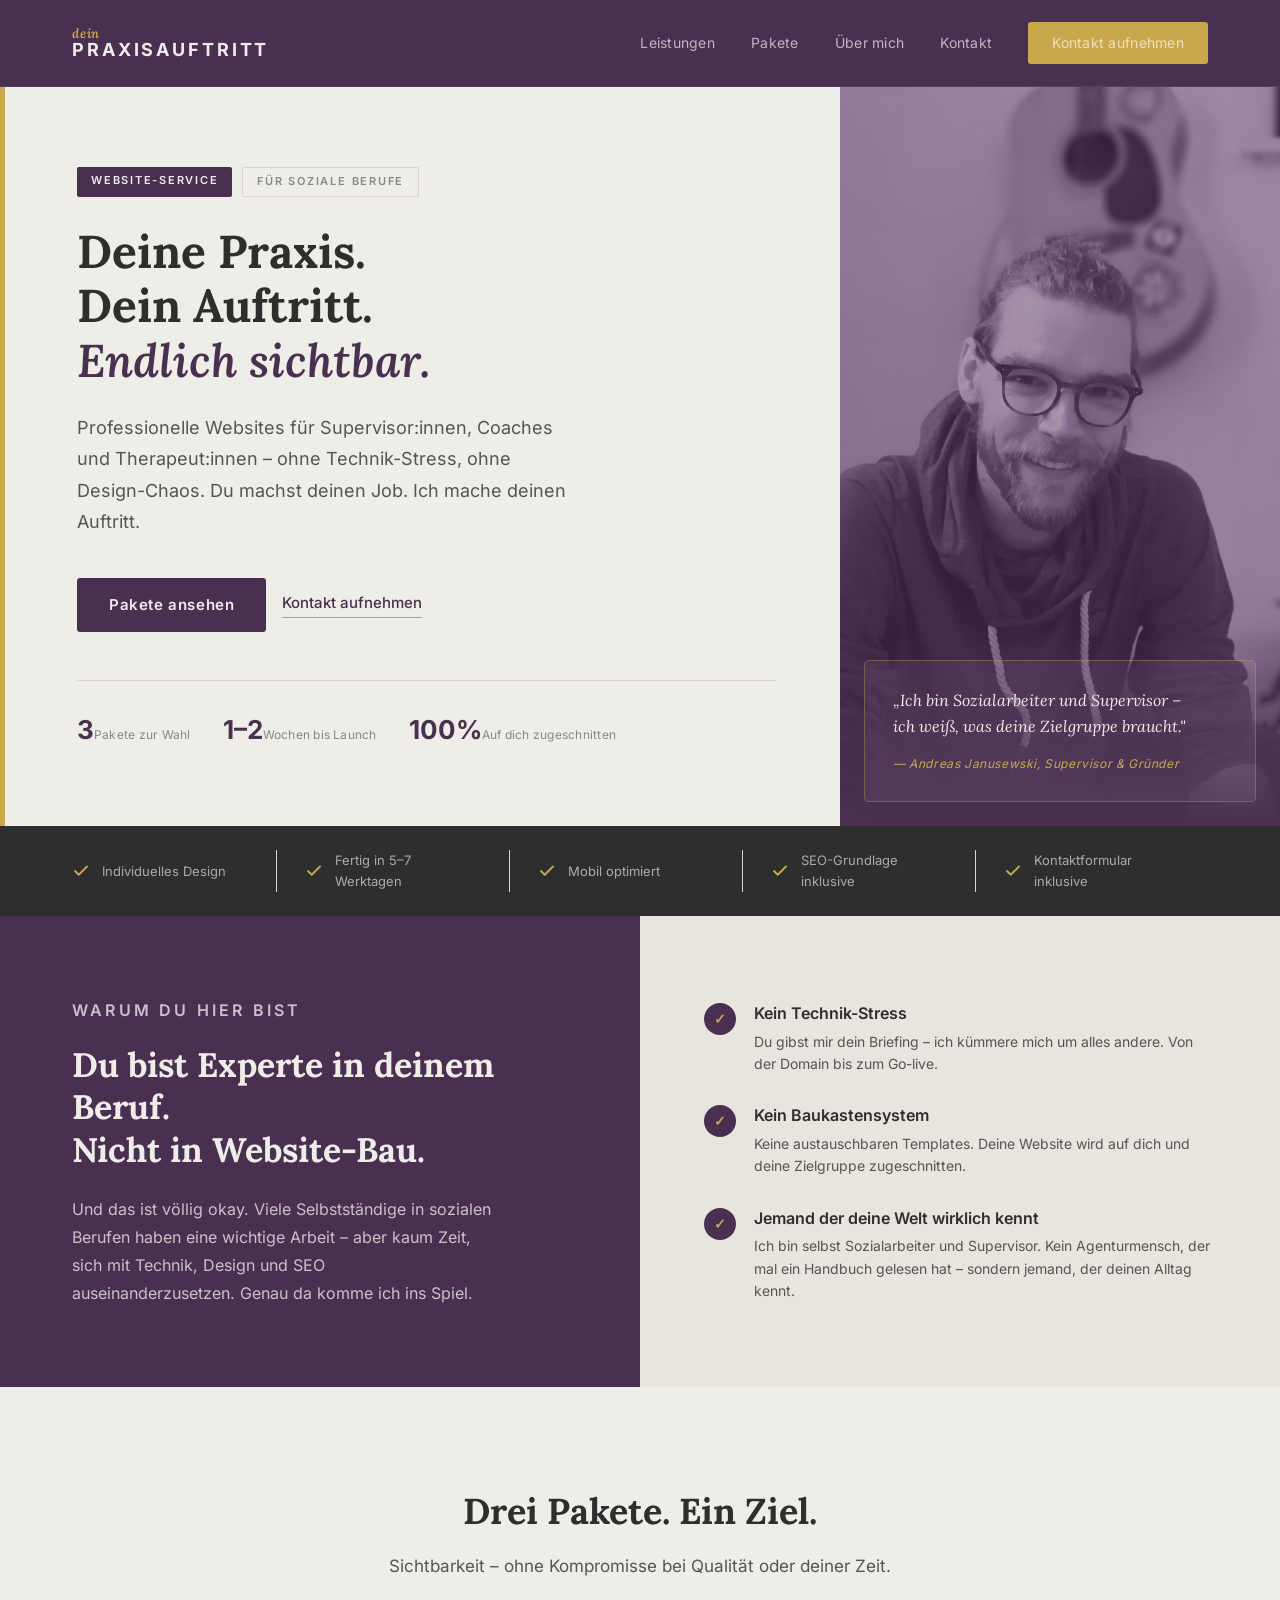
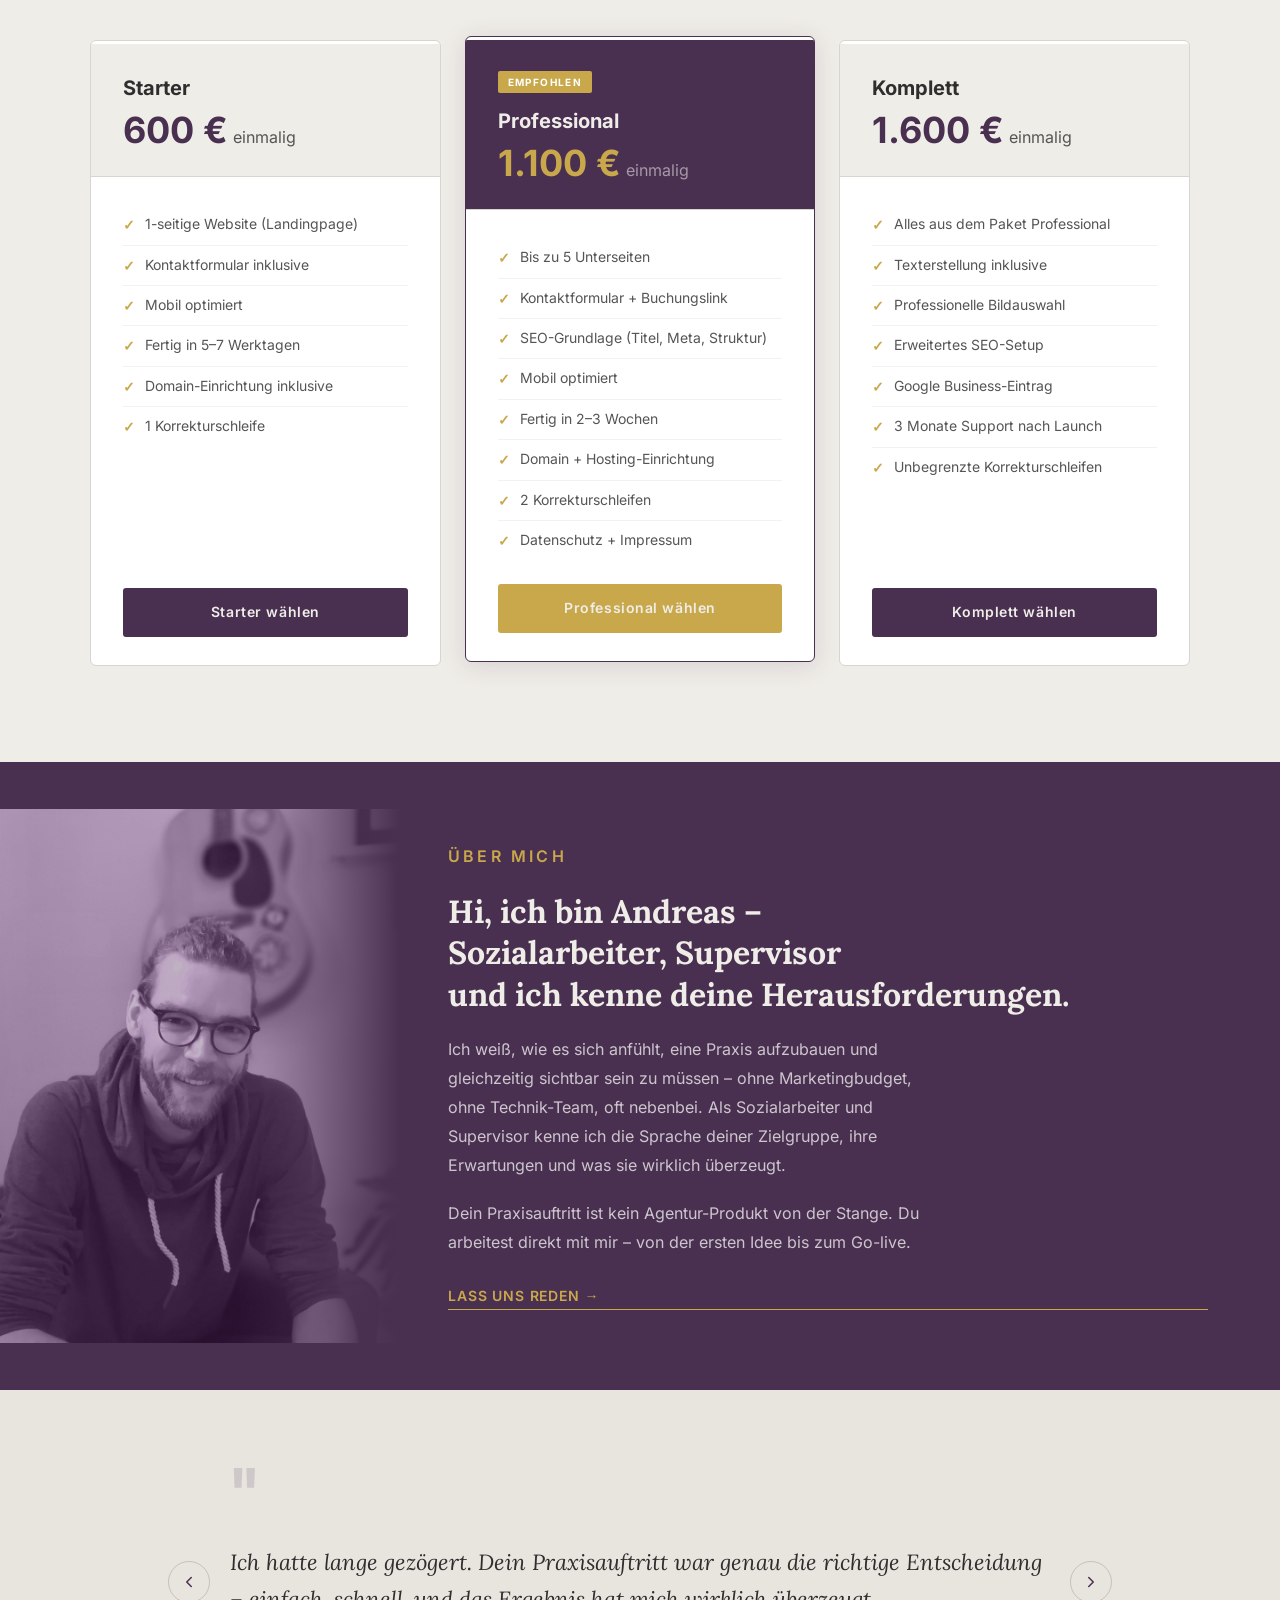
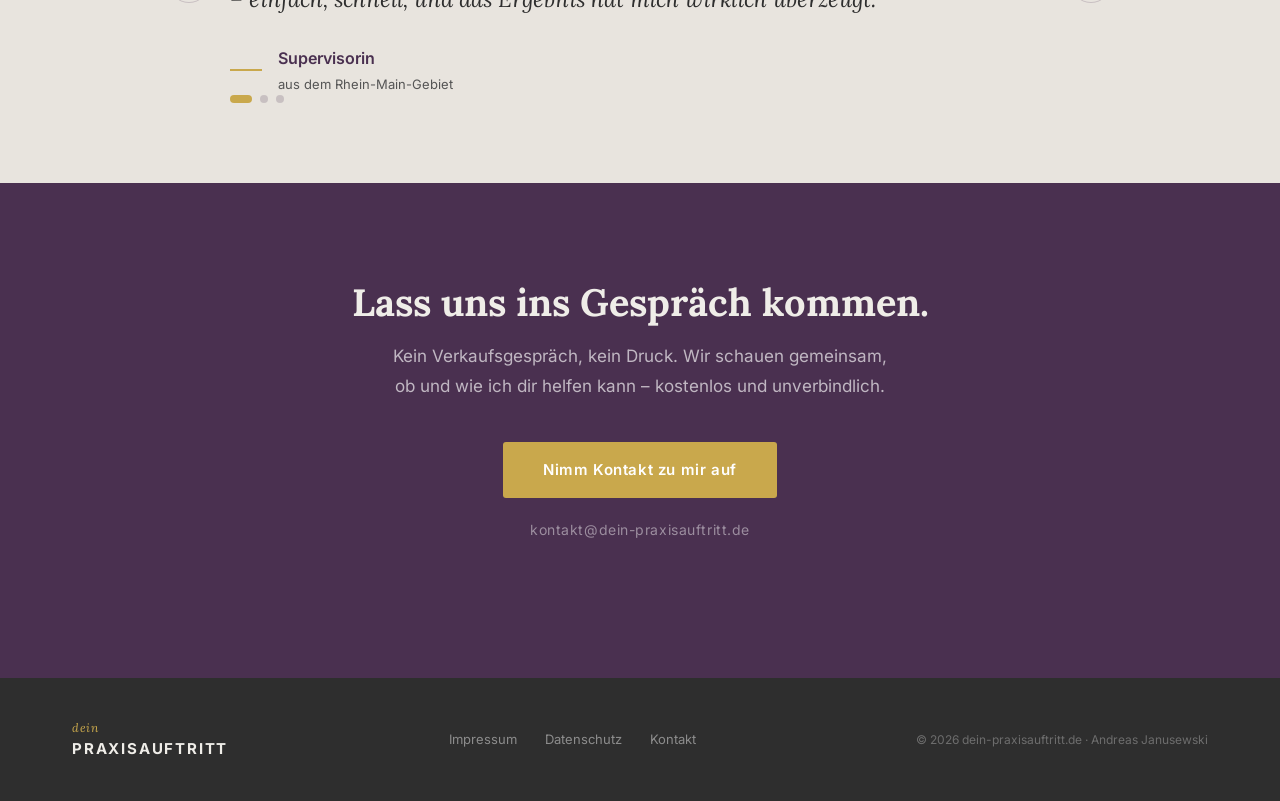
<file: index.html>
<!DOCTYPE html>
<html lang="de">
<head>
<meta charset="UTF-8">
  <link rel="icon" type="image/x-icon" href="favicon.ico">
  <link rel="icon" type="image/png" sizes="32x32" href="favicon-32.png">
  <link rel="apple-touch-icon" href="apple-touch-icon.png">
<meta name="viewport" content="width=device-width, initial-scale=1.0">
<title>dein Praxisauftritt – Websites für soziale Berufe</title>
<meta name="description" content="Professionelle Websites für Supervisor:innen, Coaches und Therapeut:innen – ohne Technik-Stress, fertig in 5–7 Werktagen. Auf deine Zielgruppe zugeschnitten.">
<link rel="canonical" href="https://dein-praxisauftritt.de/">
<meta property="og:title" content="dein Praxisauftritt – Websites für soziale Berufe">
<meta property="og:description" content="Professionelle Websites für Supervisor:innen, Coaches und Therapeut:innen – ohne Technik-Stress, fertig in 5–7 Werktagen. Auf deine Zielgruppe zugeschnitten.">
<meta property="og:type" content="website">
<meta property="og:url" content="https://dein-praxisauftritt.de/">
<meta property="og:image" content="https://dein-praxisauftritt.de/apple-touch-icon.png">
<meta property="og:locale" content="de_DE">
  <link rel="stylesheet" href="css/fonts.css">
<style>
/* ── RESET & BASE ── */
*, *::before, *::after { margin:0; padding:0; box-sizing:border-box; }
html { scroll-behavior:smooth; }
[id] { scroll-margin-top: 75px; }
body {
  font-family:'Inter',sans-serif;
  background:#EFEDE8; color:#2E2E2E;
  font-size:16px; line-height:1.6;
}
a { text-decoration:none; color:inherit; }
img { display:block; max-width:100%; }

/* ── VARIABLEN ── */
:root {
  --primary: #4A3050;
  --primary-light: #5d3f65;
  --accent: #C9A84C;
  --bg: #EFEDE8;
  --dark: #2E2E2E;
  --mid: #555;
  --border: #d8d4ce;
}

/* ── NAVIGATION ── */
nav {
  display:flex; justify-content:space-between; align-items:center;
  padding:22px 72px; background:var(--primary);
  position:sticky; top:0; z-index:100;
  border-bottom:1px solid rgba(255,255,255,0.07);
}
.logo { display:flex; flex-direction:column; gap:1px; line-height:1; }
.logo .top {
  font-family:'Lora',serif; font-style:italic; font-weight:600;
  color:var(--accent); font-size:13px; letter-spacing:0.06em;
}
.logo .bottom {
  font-family:'Inter',sans-serif; font-weight:700;
  letter-spacing:0.16em; font-size:18px;
  text-transform:uppercase; color:#EFEDE8;
}
.nav-links { display:flex; gap:36px; align-items:center; }
.nav-links a {
  color:rgba(255,255,255,0.65); font-size:14px;
  font-weight:400; letter-spacing:0.02em;
}
.nav-links a:hover { color:var(--accent); }
.nav-cta {
  background:var(--accent); color:#fff;
  padding:10px 24px; font-size:13px; font-weight:600;
  border-radius:3px; letter-spacing:0.05em;
}

/* ── HERO ── */
.hero {
  display:grid;
  grid-template-columns:5px 1fr 440px;
  min-height:540px;
}
.accent-bar { background:var(--accent); }
.hero-left {
  background:var(--bg); padding:80px 64px 80px 72px;
  display:flex; flex-direction:column; justify-content:center;
}
.hero-tags { display:flex; gap:10px; margin-bottom:28px; flex-wrap:wrap; }
.tag {
  display:inline-block; font-size:11px; font-weight:600;
  letter-spacing:0.16em; text-transform:uppercase;
  padding:5px 14px; border-radius:2px;
}
.tag-dark { background:var(--primary); color:#EFEDE8; }
.tag-light { color:#888; border:1px solid var(--border); }

h1 {
  font-family:'Lora',serif; font-weight:700;
  color:var(--dark); font-size:46px; line-height:1.18;
  margin-bottom:24px;
}
h1 em { font-style:italic; color:var(--primary); }

.hero-sub {
  color:var(--mid); font-size:18px; line-height:1.75;
  margin-bottom:40px; max-width:500px;
}
.cta-group { display:flex; gap:16px; align-items:center; flex-wrap:wrap; }
.btn-primary {
  background:var(--primary); color:#EFEDE8;
  padding:15px 32px; font-size:15px; font-weight:600;
  border-radius:3px; letter-spacing:0.04em;
}
.btn-primary:hover { background:var(--primary-light); }
.btn-ghost {
  color:var(--primary); font-size:15px; font-weight:500;
  border-bottom:1px solid var(--accent); padding-bottom:2px;
}
.trust {
  display:flex; gap:32px; margin-top:48px;
  padding-top:36px; border-top:1px solid var(--border);
}
.trust-item .num {
  font-size:26px; font-weight:700; color:var(--primary); line-height:1;
}
.trust-item .lbl {
  font-size:12px; color:#888; margin-top:4px; letter-spacing:0.02em;
}
.hero-right {
  background:var(--primary); position:relative; overflow:hidden;
  display:flex; flex-direction:column; justify-content:flex-end;
}
.hero-right img {
  width:100%; height:100%; object-fit:cover; object-position:center 30%;
  opacity:0.5; filter:grayscale(100%);
  position:absolute; inset:0; mix-blend-mode:luminosity;
}
.hero-right::after {
  content:''; position:absolute; bottom:0; left:0; right:0; height:200px;
  background:linear-gradient(to top, var(--primary) 0%, transparent 100%);
  z-index:2;
}
.photo-card {
  position:relative; z-index:3; margin:24px;
  padding:26px 28px;
  background:rgba(255,255,255,0.06);
  border:1px solid rgba(201,168,76,0.35);
  border-radius:5px;
}
.photo-card p {
  font-family:'Lora',serif; font-style:italic;
  color:#EFEDE8; font-size:16px; line-height:1.65; margin-bottom:10px;
}
.photo-card cite { color:var(--accent); font-size:12px; letter-spacing:0.05em; }

/* ── LEISTUNGSSTREIFEN ── */
.streifen {
  background:var(--dark); padding:24px 72px;
  display:flex; gap:0;
}
.streifen-item {
  flex:1; display:flex; align-items:center; gap:12px;
  padding:0 28px; color:rgba(255,255,255,0.6); font-size:13px;
  border-right:1px solid var(--border);
}
.streifen-item:first-child { padding-left:0; }
.streifen-item:last-child { border-right:none; }
.s-icon {
  width:18px; height:18px; flex-shrink:0;
  display:flex; align-items:center; justify-content:center;
}
.s-icon svg {
  width:18px; height:18px;
  stroke:var(--accent); stroke-width:2.5;
  fill:none; stroke-linecap:round; stroke-linejoin:round;
}

/* ── PROBLEM-SEKTION ── */
.problem {
  display:grid; grid-template-columns:1fr 1fr;
  min-height:400px;
}
.problem-left {
  background:var(--primary); padding:80px 72px;
  display:flex; flex-direction:column; justify-content:center;
}
.section-label {
  color:var(--accent); font-size:11px; font-weight:600;
  letter-spacing:0.2em; text-transform:uppercase;
  margin-bottom:20px;
}
.problem-left h2 {
  font-family:'Lora',serif; font-weight:700;
  color:#EFEDE8; font-size:34px; line-height:1.25; margin-bottom:24px;
}
.problem-left p {
  color:rgba(255,255,255,0.7); font-size:16px;
  line-height:1.75; max-width:420px;
}
.problem-right {
  background:#e8e4de; padding:80px 64px;
  display:flex; flex-direction:column; justify-content:center; gap:28px;
}
.problem-item {
  display:flex; gap:18px; align-items:flex-start;
}
.problem-item .check {
  width:32px; height:32px; background:var(--primary);
  border-radius:50%; flex-shrink:0; margin-top:2px;
  display:flex; align-items:center; justify-content:center;
  color:var(--accent); font-size:14px; font-weight:700;
}
.problem-item h3 { font-size:16px; font-weight:600; color:var(--dark); margin-bottom:4px; }
.problem-item p  { font-size:14px; color:var(--mid); line-height:1.6; }

/* ── PAKETE ── */
.pakete { padding:96px 72px; background:var(--bg); }
.section-header { text-align:center; margin-bottom:60px; }
.section-header h2 {
  font-family:'Lora',serif; font-size:36px;
  color:var(--dark); margin-bottom:12px; font-weight:700;
}
.section-header p { color:var(--mid); font-size:17px; max-width:520px; margin:0 auto; }
.pakete-grid {
  display:grid; grid-template-columns:repeat(3,1fr); gap:24px;
  max-width:1100px; margin:0 auto;
}
.paket-card {
  background:#fff; border-radius:6px; overflow:hidden;
  border:1px solid var(--border);
  display:flex; flex-direction:column;
  transition: transform 0.25s ease, box-shadow 0.25s ease, border-color 0.25s ease;
}
.paket-card::before {
  content:''; display:block; height:3px;
  background:transparent;
  transition: background 0.25s ease;
}
.paket-card:hover {
  transform: translateY(-8px);
  box-shadow: 0 16px 48px rgba(74,48,80,0.18);
  border-color: var(--accent);
}
.paket-card:hover::before { background: var(--accent); }
.paket-card.featured {
  border-color:var(--primary);
  box-shadow:0 4px 24px rgba(74,48,80,0.15);
  transform: translateY(-4px);
}
.paket-card.featured:hover {
  transform: translateY(-10px);
  box-shadow: 0 20px 56px rgba(74,48,80,0.28);
  border-color: var(--accent);
}
.paket-header {
  background:var(--bg); padding:28px 32px;
  border-bottom:1px solid var(--border);
}
.paket-card.featured .paket-header { background:var(--primary); }
.paket-badge {
  display:inline-block; background:var(--accent); color:#fff;
  font-size:10px; font-weight:700; letter-spacing:0.14em;
  text-transform:uppercase; padding:3px 10px; border-radius:2px;
  margin-bottom:12px;
}
.paket-name {
  font-size:20px; font-weight:700; color:var(--dark); margin-bottom:8px;
}
.paket-card.featured .paket-name { color:#EFEDE8; }
.paket-preis {
  font-size:36px; font-weight:700; color:var(--primary); line-height:1;
}
.paket-card.featured .paket-preis { color:var(--accent); }
.paket-preis span { font-size:16px; font-weight:400; color:var(--mid); }
.paket-card.featured .paket-preis span { color:rgba(255,255,255,0.5); }
.paket-body { padding:28px 32px; flex:1; display:flex; flex-direction:column; }
.paket-features { list-style:none; flex:1; }
.paket-features li {
  display:flex; gap:10px; align-items:flex-start;
  font-size:14px; color:var(--mid); padding:8px 0;
  border-bottom:1px solid rgba(0,0,0,0.05);
}
.paket-features li:last-child { border-bottom:none; }
.paket-features li::before {
  content:'✓'; color:var(--accent); font-weight:700;
  flex-shrink:0; margin-top:1px;
}
.paket-cta {
  margin-top:24px; display:block; text-align:center;
  background:var(--primary); color:#EFEDE8;
  padding:13px; border-radius:3px; font-size:14px; font-weight:600;
  letter-spacing:0.04em;
  transition: background 0.2s ease;
}
.paket-card:hover .paket-cta { background:var(--accent); color:#fff; }
.paket-card.featured .paket-cta { background:var(--accent); }
.paket-card.featured:hover .paket-cta { background:#b8922e; }

/* ── PAKET TOGGLE (Mobile) ── */
.paket-header-top {
  display:flex; justify-content:space-between; align-items:center;
}
.paket-toggle-icon {
  display:none; color:var(--mid);
  transition: transform 0.3s ease;
}
.paket-card.featured .paket-toggle-icon { color:rgba(255,255,255,0.6); }

/* ── ÜBER MICH ── */
.ueber {
  display:grid; grid-template-columns:400px 1fr;
  background:var(--primary);
}
.ueber-foto {
  position:relative; overflow:hidden; min-height:420px;
}
.ueber-foto img {
  width:100%; height:100%; object-fit:contain; object-position:center center;
  filter:grayscale(100%); opacity:0.65;
  mix-blend-mode:luminosity;
}
.ueber-foto::after {
  content:''; position:absolute; inset:0;
  background:linear-gradient(to right, transparent 60%, var(--primary) 100%);
}
.ueber-text {
  padding:80px 72px 80px 48px;
  display:flex; flex-direction:column; justify-content:center;
}
.ueber-text h2 {
  font-family:'Lora',serif; font-size:32px; font-weight:700;
  color:#EFEDE8; margin-bottom:20px; line-height:1.3;
}
.ueber-text p {
  color:rgba(255,255,255,0.72); font-size:16px;
  line-height:1.8; margin-bottom:20px; max-width:480px;
}
.ueber-text a {
  display:inline-block; color:var(--accent); font-size:14px;
  font-weight:600; letter-spacing:0.06em; text-transform:uppercase;
  border-bottom:1px solid var(--accent); padding-bottom:2px; margin-top:8px;
}

/* ── TESTIMONIAL ── */
.testimonial {
  background:#e8e4de; padding:80px 72px;
  display:flex; flex-direction:column; align-items:center; text-align:center;
}
.quote-icon { color:var(--accent); font-size:56px; line-height:1; margin-bottom:24px; opacity:0.6; }
.testimonial blockquote {
  font-family:'Lora',serif; font-style:italic;
  font-size:24px; line-height:1.65; color:var(--dark);
  max-width:700px; margin-bottom:28px;
}
.testimonial cite { color:var(--mid); font-size:14px; letter-spacing:0.06em; }
.testimonial-dots { display:flex; gap:8px; margin-top:32px; }
.testimonial-dots span {
  width:8px; height:8px; border-radius:50%; background:var(--border);
}
.testimonial-dots span.active { background:var(--accent); }

/* ── TESTIMONIAL SLIDER ── */
.testimonial-b { background:#e8e4de; padding:80px 72px; }
.tb-slider { position:relative; max-width:820px; margin:0 auto; }
.tb-track { position:relative; min-height:220px; }
.tb-slide {
  display:none;
  animation: tbFadeIn 0.7s ease;
}
.tb-slide.active { display:block; }
@keyframes tbFadeIn {
  from { opacity:0; transform:translateY(10px); }
  to   { opacity:1; transform:translateY(0); }
}
.tb-bigquote {
  font-family:'Lora',serif; font-size:88px;
  color:var(--primary); opacity:0.15; line-height:0.65;
  margin-bottom:16px; display:block;
}
.tb-slide blockquote {
  font-family:'Lora',serif; font-style:italic;
  color:var(--dark); font-size:22px; line-height:1.7;
  margin-bottom:28px;
}
.tb-cite { display:flex; align-items:center; gap:16px; }
.tb-cite-bar { width:32px; height:2px; background:var(--accent); flex-shrink:0; }
.tb-name { color:var(--primary); font-size:16px; font-weight:600; }
.tb-role { color:var(--mid); font-size:13px; margin-top:2px; }

/* Pfeile */
.tb-arrow {
  position:absolute; top:50%; transform:translateY(-50%);
  background:none; border:1px solid rgba(74,48,80,0.2);
  width:42px; height:42px; border-radius:50%; cursor:pointer;
  display:flex; align-items:center; justify-content:center;
  transition:border-color 0.2s, background 0.2s;
  z-index:10;
}
.tb-arrow:hover { border-color:var(--accent); background:var(--accent); }
.tb-arrow:hover svg { stroke:#fff; }
.tb-arrow svg { width:18px; height:18px; stroke:var(--primary); stroke-width:2; fill:none; stroke-linecap:round; stroke-linejoin:round; }
.tb-prev { right:calc(100% + 20px); }
.tb-next { left:calc(100% + 20px); }

/* Dots + Note */
.tb-footer { display:flex; align-items:center; justify-content:space-between; margin-top:36px; flex-wrap:wrap; gap:12px; }
.tb-dots { display:flex; gap:8px; }
.tb-dots span { width:8px; height:8px; border-radius:50%; background:rgba(74,48,80,0.2); cursor:pointer; transition:all 0.2s; }
.tb-dots span.active { background:var(--accent); width:22px; border-radius:4px; }
.tb-note { color:var(--mid); font-size:12px; font-style:italic; opacity:0.6; }

/* ── FINAL CTA ── */
.final-cta {
  background:var(--primary); padding:96px 72px;
  display:flex; flex-direction:column; align-items:center; text-align:center;
}
.final-cta h2 {
  font-family:'Lora',serif; font-size:38px; font-weight:700;
  color:#EFEDE8; margin-bottom:16px; line-height:1.25; max-width:600px;
}
.final-cta p {
  color:rgba(255,255,255,0.65); font-size:17px;
  max-width:500px; margin-bottom:40px; line-height:1.75;
}
.final-cta-btns { display:flex; gap:16px; flex-wrap:wrap; justify-content:center; }
.btn-accent {
  background:var(--accent); color:#fff;
  padding:16px 40px; font-size:15px; font-weight:600;
  border-radius:3px; letter-spacing:0.04em;
}
.btn-outline {
  border:1px solid rgba(255,255,255,0.3); color:#EFEDE8;
  padding:16px 40px; font-size:15px; font-weight:400;
  border-radius:3px; letter-spacing:0.04em;
}

/* ── FOOTER ── */
footer {
  background:var(--dark); padding:40px 72px;
  display:flex; justify-content:space-between; align-items:center;
}
.footer-logo .top {
  font-family:'Lora',serif; font-style:italic;
  color:var(--accent); font-size:12px; letter-spacing:0.06em;
}
.footer-logo .bottom {
  font-weight:700; letter-spacing:0.12em; font-size:15px;
  text-transform:uppercase; color:#EFEDE8;
}
.footer-links { display:flex; gap:28px; }
.footer-links a { color:rgba(255,255,255,0.45); font-size:13px; }
.footer-links a:hover { color:var(--accent); }
.footer-copy { color:rgba(255,255,255,0.3); font-size:12px; }
</style>
<link rel="stylesheet" href="css/mobile.css">
  <script data-goatcounter="https://deinppraxisauftritt.goatcounter.com/count" async src="//gc.zgo.at/count.js"></script>
<script type="application/ld+json">
{
  "@context": "https://schema.org",
  "@graph": [
    {
      "@type": "WebSite",
      "@id": "https://dein-praxisauftritt.de/#website",
      "url": "https://dein-praxisauftritt.de",
      "name": "dein Praxisauftritt",
      "description": "Professionelle Websites für Supervisor:innen, Coaches und Therapeut:innen",
      "inLanguage": "de-DE"
    },
    {
      "@type": "LocalBusiness",
      "@id": "https://dein-praxisauftritt.de/#business",
      "name": "dein Praxisauftritt",
      "description": "Website-Service für Selbstständige in sozialen Berufen",
      "url": "https://dein-praxisauftritt.de",
      "telephone": "+4917860292283",
      "email": "kontakt@dein-praxisauftritt.de",
      "address": {
        "@type": "PostalAddress",
        "streetAddress": "Rauenthaler Straße 4",
        "addressLocality": "Wiesbaden",
        "postalCode": "65197",
        "addressCountry": "DE"
      },
      "areaServed": "DE",
      "founder": {
        "@type": "Person",
        "name": "Andreas Janusewski",
        "jobTitle": "Supervisor & Website-Service"
      },
      "priceRange": "€€"
    }
  ]
}
</script>
</head>
<body>

<!-- ── NAVIGATION ── -->
<nav>
  <div class="logo">
    <span class="top">dein</span>
    <span class="bottom">Praxisauftritt</span>
  </div>
  <div class="nav-links">
    <a href="#leistungen">Leistungen</a>
    <a href="pakete.html">Pakete</a>
    <a href="ueber-mich.html">Über mich</a>
    <a href="kontakt.html">Kontakt</a>
    <a href="kontakt.html" class="nav-cta">Kontakt aufnehmen</a>
  </div>
  <button class="burger" id="burger" aria-label="Menü öffnen"><span></span><span></span><span></span></button>
</nav>
<div id="mobile-nav" class="nav-mobile">
  <a href="#leistungen">Leistungen</a>
  <a href="pakete.html">Pakete</a>
  <a href="ueber-mich.html">Über mich</a>
  <a href="kontakt.html">Kontakt</a>
  <a href="kontakt.html" class="nav-cta">Kontakt aufnehmen</a>
</div>

<!-- ── HERO ── -->
<div class="hero">
  <div class="accent-bar"></div>
  <div class="hero-left">
    <div class="hero-tags">
      <span class="tag tag-dark">Website-Service</span>
      <span class="tag tag-light">für soziale Berufe</span>
    </div>
    <h1>Deine Praxis.<br>Dein Auftritt.<br><em>Endlich sichtbar.</em></h1>
    <p class="hero-sub">
      Professionelle Websites für Supervisor:innen, Coaches und Therapeut:innen –
      ohne Technik-Stress, ohne Design-Chaos. Du machst deinen Job.
      Ich mache deinen Auftritt.
    </p>
    <div class="cta-group">
      <a href="pakete.html" class="btn-primary">Pakete ansehen</a>
      <a href="kontakt.html" class="btn-ghost">Kontakt aufnehmen</a>
    </div>
    <div class="trust">
      <div class="trust-item"><span class="num">3</span><span class="lbl">Pakete zur Wahl</span></div>
      <div class="trust-item"><span class="num">1–2</span><span class="lbl">Wochen bis Launch</span></div>
      <div class="trust-item"><span class="num">100%</span><span class="lbl">Auf dich zugeschnitten</span></div>
    </div>
  </div>
  <div class="hero-right">
    <img src="andy_foto.jpg" alt="Andreas Janusewski">
    <div class="photo-card">
      <p>„Ich bin Sozialarbeiter und Supervisor –<br>ich weiß, was deine Zielgruppe braucht."</p>
      <cite>— Andreas Janusewski, Supervisor &amp; Gründer</cite>
    </div>
  </div>
</div>

<!-- ── LEISTUNGSSTREIFEN ── -->
<div class="streifen">
  <div class="streifen-item"><div class="s-icon"><svg viewBox="0 0 24 24"><polyline points="20 6 9 17 4 12"/></svg></div>Individuelles Design</div>
  <div class="streifen-item"><div class="s-icon"><svg viewBox="0 0 24 24"><polyline points="20 6 9 17 4 12"/></svg></div>Fertig in 5–7 Werktagen</div>
  <div class="streifen-item"><div class="s-icon"><svg viewBox="0 0 24 24"><polyline points="20 6 9 17 4 12"/></svg></div>Mobil optimiert</div>
  <div class="streifen-item"><div class="s-icon"><svg viewBox="0 0 24 24"><polyline points="20 6 9 17 4 12"/></svg></div>SEO-Grundlage inklusive</div>
  <div class="streifen-item"><div class="s-icon"><svg viewBox="0 0 24 24"><polyline points="20 6 9 17 4 12"/></svg></div>Kontaktformular inklusive</div>
</div>

<!-- ── PROBLEM-SEKTION ── -->
<section id="leistungen" class="problem">
  <div class="problem-left">
    <p class="section-label">Warum du hier bist</p>
    <h2>Du bist Experte in deinem Beruf.<br>Nicht in Website-Bau.</h2>
    <p>
      Und das ist völlig okay. Viele Selbstständige in sozialen Berufen haben eine
      wichtige Arbeit – aber kaum Zeit, sich mit Technik, Design und SEO auseinanderzusetzen.
      Genau da komme ich ins Spiel.
    </p>
  </div>
  <div class="problem-right">
    <div class="problem-item">
      <div class="check">✓</div>
      <div>
        <h3>Kein Technik-Stress</h3>
        <p>Du gibst mir dein Briefing – ich kümmere mich um alles andere. Von der Domain bis zum Go-live.</p>
      </div>
    </div>
    <div class="problem-item">
      <div class="check">✓</div>
      <div>
        <h3>Kein Baukastensystem</h3>
        <p>Keine austauschbaren Templates. Deine Website wird auf dich und deine Zielgruppe zugeschnitten.</p>
      </div>
    </div>
    <div class="problem-item">
      <div class="check">✓</div>
      <div>
        <h3>Jemand der deine Welt wirklich kennt</h3>
        <p>Ich bin selbst Sozialarbeiter und Supervisor. Kein Agenturmensch, der mal ein Handbuch gelesen hat – sondern jemand, der deinen Alltag kennt.</p>
      </div>
    </div>
  </div>
</section>

<!-- ── PAKETE ── -->
<section id="pakete" class="pakete">
  <div class="section-header">
    <h2>Drei Pakete. Ein Ziel.</h2>
    <p>Sichtbarkeit – ohne Kompromisse bei Qualität oder deiner Zeit.</p>
  </div>
  <div class="pakete-grid">

    <div class="paket-card">
      <div class="paket-header">
        <div class="paket-header-top">
          <div class="paket-name">Starter</div>
          <span class="paket-toggle-icon">
            <svg viewBox="0 0 24 24" width="18" height="18" stroke="currentColor" stroke-width="2.5" fill="none" stroke-linecap="round" stroke-linejoin="round"><polyline points="6 9 12 15 18 9"/></svg>
          </span>
        </div>
        <div class="paket-preis">600 €<span> einmalig</span></div>
      </div>
      <div class="paket-body">
        <ul class="paket-features">
          <li>1-seitige Website (Landingpage)</li>
          <li>Kontaktformular inklusive</li>
          <li>Mobil optimiert</li>
          <li>Fertig in 5–7 Werktagen</li>
          <li>Domain-Einrichtung inklusive</li>
          <li>1 Korrekturschleife</li>
        </ul>
        <a href="kontakt.html?paket=starter" class="paket-cta">Starter wählen</a>
      </div>
    </div>

    <div class="paket-card featured open">
      <div class="paket-header">
        <div class="paket-badge">Empfohlen</div>
        <div class="paket-header-top">
          <div class="paket-name">Professional</div>
          <span class="paket-toggle-icon">
            <svg viewBox="0 0 24 24" width="18" height="18" stroke="currentColor" stroke-width="2.5" fill="none" stroke-linecap="round" stroke-linejoin="round"><polyline points="6 9 12 15 18 9"/></svg>
          </span>
        </div>
        <div class="paket-preis">1.100 €<span> einmalig</span></div>
      </div>
      <div class="paket-body">
        <ul class="paket-features">
          <li>Bis zu 5 Unterseiten</li>
          <li>Kontaktformular + Buchungslink</li>
          <li>SEO-Grundlage (Titel, Meta, Struktur)</li>
          <li>Mobil optimiert</li>
          <li>Fertig in 2–3 Wochen</li>
          <li>Domain + Hosting-Einrichtung</li>
          <li>2 Korrekturschleifen</li>
          <li>Datenschutz + Impressum</li>
        </ul>
        <a href="kontakt.html?paket=professional" class="paket-cta">Professional wählen</a>
      </div>
    </div>

    <div class="paket-card">
      <div class="paket-header">
        <div class="paket-header-top">
          <div class="paket-name">Komplett</div>
          <span class="paket-toggle-icon">
            <svg viewBox="0 0 24 24" width="18" height="18" stroke="currentColor" stroke-width="2.5" fill="none" stroke-linecap="round" stroke-linejoin="round"><polyline points="6 9 12 15 18 9"/></svg>
          </span>
        </div>
        <div class="paket-preis">1.600 €<span> einmalig</span></div>
      </div>
      <div class="paket-body">
        <ul class="paket-features">
          <li>Alles aus dem Paket Professional</li>
          <li>Texterstellung inklusive</li>
          <li>Professionelle Bildauswahl</li>
          <li>Erweitertes SEO-Setup</li>
          <li>Google Business-Eintrag</li>
          <li>3 Monate Support nach Launch</li>
          <li>Unbegrenzte Korrekturschleifen</li>
        </ul>
        <a href="kontakt.html?paket=komplett" class="paket-cta">Komplett wählen</a>
      </div>
    </div>

  </div>
</section>

<!-- ── ÜBER MICH ── -->
<section id="ueber" class="ueber">
  <div class="ueber-foto">
    <img src="andy_foto.jpg" alt="Andreas Janusewski">
  </div>
  <div class="ueber-text">
    <p class="section-label" style="color:var(--accent);">Über mich</p>
    <h2>Hi, ich bin Andreas –<br>Sozialarbeiter, Supervisor<br>und ich kenne deine Herausforderungen.</h2>
    <p>
      Ich weiß, wie es sich anfühlt, eine Praxis aufzubauen und gleichzeitig sichtbar
      sein zu müssen – ohne Marketingbudget, ohne Technik-Team, oft nebenbei.
      Als Sozialarbeiter und Supervisor kenne ich die Sprache deiner Zielgruppe,
      ihre Erwartungen und was sie wirklich überzeugt.
    </p>
    <p>
      Dein Praxisauftritt ist kein Agentur-Produkt von der Stange.
      Du arbeitest direkt mit mir – von der ersten Idee bis zum Go-live.
    </p>
    <a href="kontakt.html">Lass uns reden →</a>
  </div>
</section>

<!-- ── TESTIMONIAL ── -->
<section class="testimonial-b">
  <div class="tb-slider">

    <button class="tb-arrow tb-prev" aria-label="Vorheriges Zitat">
      <svg viewBox="0 0 24 24"><polyline points="15 18 9 12 15 6"/></svg>
    </button>

    <div class="tb-track">

      <div class="tb-slide active">
        <span class="tb-bigquote">"</span>
        <blockquote>
          Ich hatte lange gezögert. Dein Praxisauftritt war genau die richtige
          Entscheidung – einfach, schnell, und das Ergebnis hat mich wirklich überzeugt.
        </blockquote>
        <div class="tb-cite">
          <div class="tb-cite-bar"></div>
          <div>
            <div class="tb-name">Supervisorin</div>
            <div class="tb-role">aus dem Rhein-Main-Gebiet</div>
          </div>
        </div>
      </div>

      <div class="tb-slide">
        <span class="tb-bigquote">"</span>
        <blockquote>
          Endlich eine Website, die zu mir passt – nicht zu einer anonymen Agentur.
          Andreas versteht die Sprache unserer Branche. Das merkt man auf jeder Seite.
        </blockquote>
        <div class="tb-cite">
          <div class="tb-cite-bar"></div>
          <div>
            <div class="tb-name">Coach &amp; Systemischer Berater</div>
            <div class="tb-role">aus Frankfurt am Main</div>
          </div>
        </div>
      </div>

      <div class="tb-slide">
        <span class="tb-bigquote">"</span>
        <blockquote>
          In zwei Wochen war alles live – professionell, klar und ohne dass ich
          mich mit Technik beschäftigen musste. Genau das hatte ich gebraucht.
        </blockquote>
        <div class="tb-cite">
          <div class="tb-cite-bar"></div>
          <div>
            <div class="tb-name">Heilpraktikerin für Psychotherapie</div>
            <div class="tb-role">aus Wiesbaden</div>
          </div>
        </div>
      </div>

    </div>

    <button class="tb-arrow tb-next" aria-label="Nächstes Zitat">
      <svg viewBox="0 0 24 24"><polyline points="9 18 15 12 9 6"/></svg>
    </button>

  </div>
  <div class="tb-footer" style="max-width:820px;margin:0 auto;">
    <div class="tb-dots">
      <span class="active" data-idx="0"></span>
      <span data-idx="1"></span>
      <span data-idx="2"></span>
    </div>
  </div>
</section>

<!-- ── FINAL CTA ── -->
<section id="kontakt" class="final-cta">
  <h2>Lass uns ins Gespräch kommen.</h2>
  <p>
    Kein Verkaufsgespräch, kein Druck. Wir schauen gemeinsam,
    ob und wie ich dir helfen kann – kostenlos und unverbindlich.
  </p>
  <div class="final-cta-btns">
    <a href="kontakt.html" class="btn-accent">Nimm Kontakt zu mir auf</a>
  </div>
  <p style="margin-top:20px; color:rgba(255,255,255,0.45); font-size:14px; letter-spacing:0.04em;">
    kontakt@dein-praxisauftritt.de
  </p>
</section>

<!-- ── FOOTER ── -->
<footer>
  <div class="footer-logo">
    <div class="top">dein</div>
    <div class="bottom">Praxisauftritt</div>
  </div>
  <div class="footer-links">
    <a href="impressum.html">Impressum</a>
    <a href="datenschutz.html">Datenschutz</a>
    <a href="kontakt.html">Kontakt</a>
  </div>
  <p class="footer-copy">© 2026 dein-praxisauftritt.de · Andreas Janusewski</p>
</footer>

<button id="back-to-top" aria-label="Nach oben">
  <svg viewBox="0 0 24 24"><polyline points="18 15 12 9 6 15"/></svg>
</button>
<script src="js/nav.js"></script>
<script src="js/slider.js"></script>
<script>
// Paket-Karten ausklappbar auf Mobile
(function() {
  function initPaketToggle() {
    if (window.innerWidth > 768) return;
    document.querySelectorAll('.paket-header').forEach(function(header) {
      header.addEventListener('click', function() {
        var card = header.closest('.paket-card');
        card.classList.toggle('open');
      });
    });
  }
  initPaketToggle();
})();
</script>
</body>
</html>
</file>
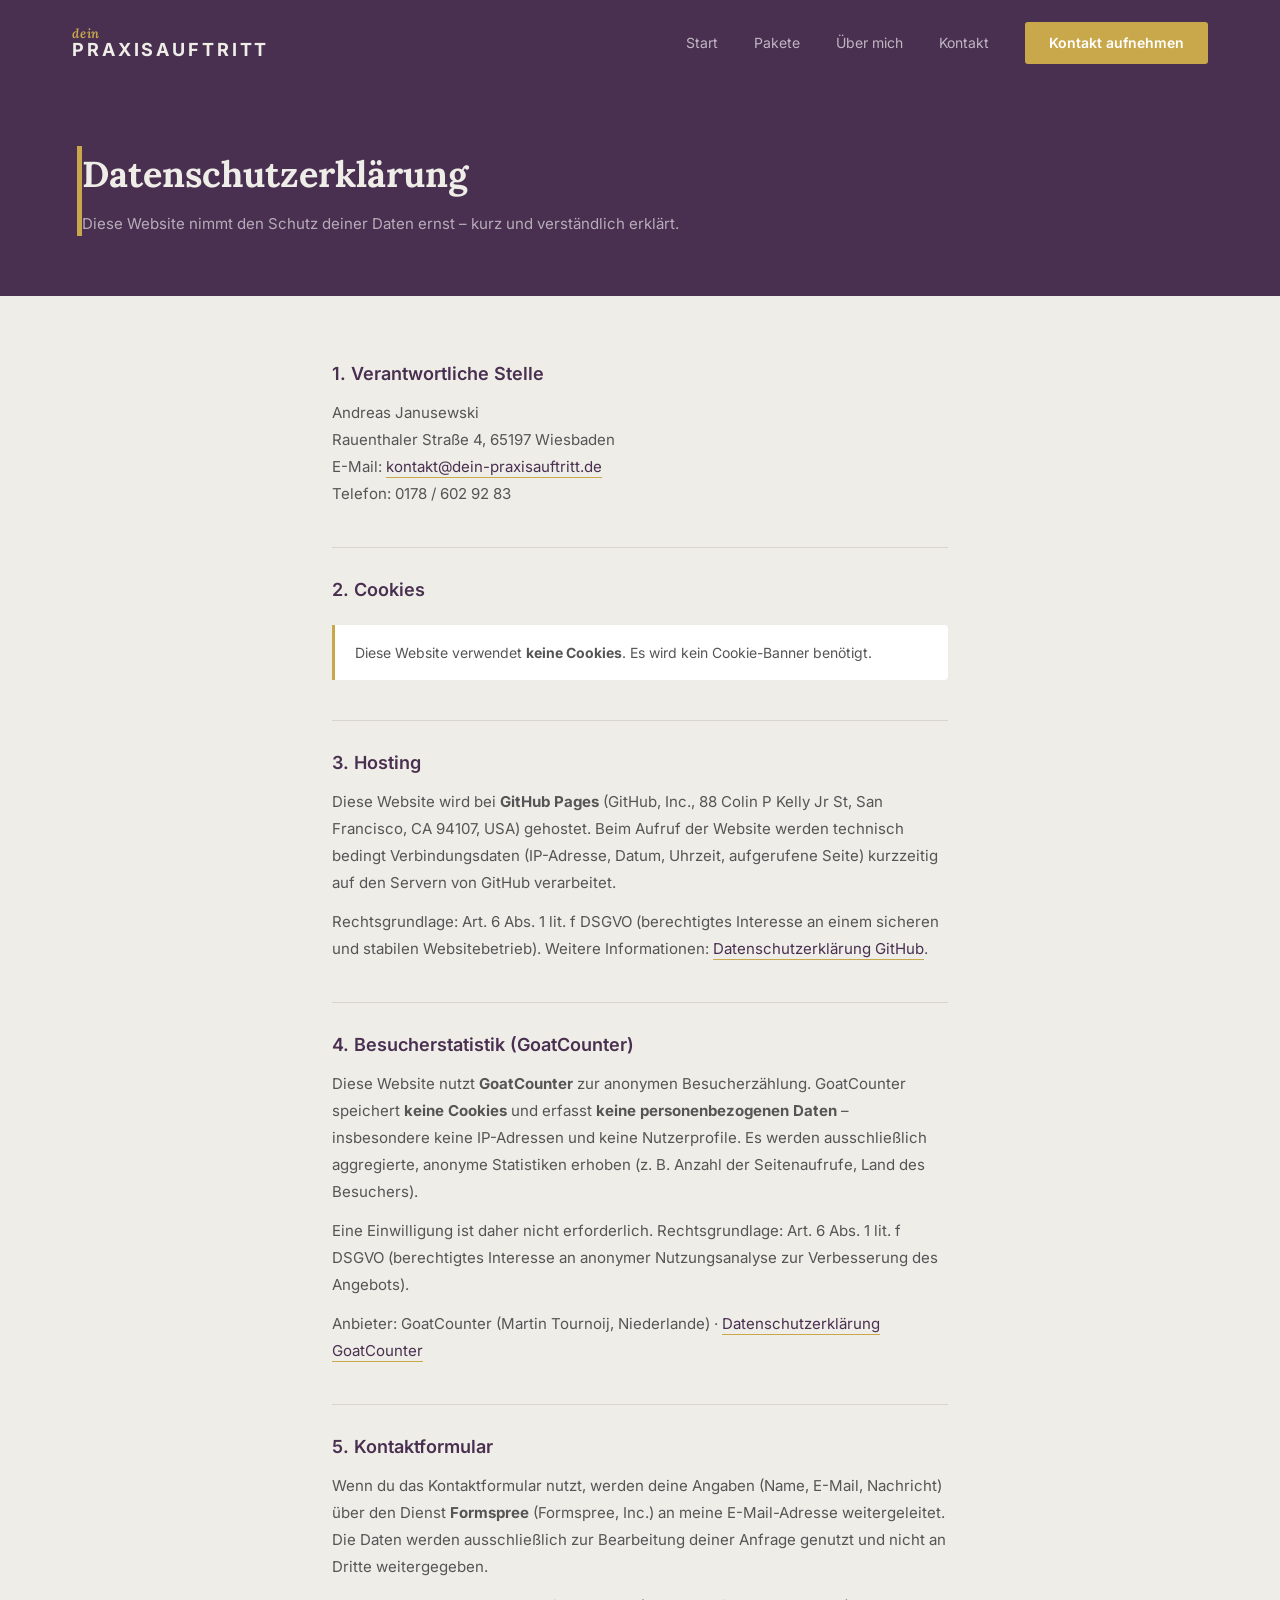
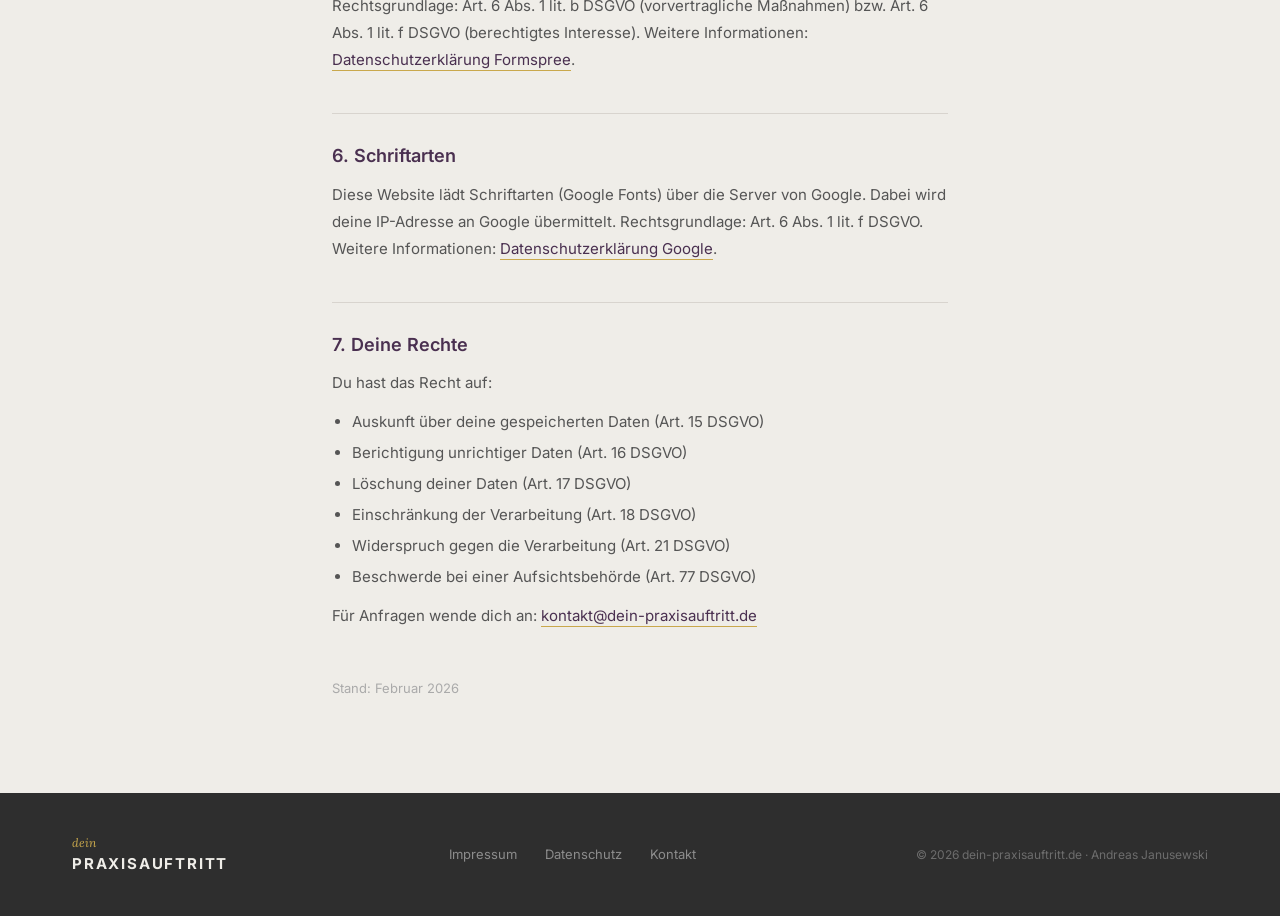
<file: datenschutz.html>
<!DOCTYPE html>
<html lang="de">
<head>
<meta charset="UTF-8">
  <link rel="icon" type="image/x-icon" href="favicon.ico">
  <link rel="icon" type="image/png" sizes="32x32" href="favicon-32.png">
  <link rel="apple-touch-icon" href="apple-touch-icon.png">
<meta name="viewport" content="width=device-width, initial-scale=1.0">
<title>Datenschutzerklärung – dein Praxisauftritt</title>
<meta name="description" content="Datenschutzerklärung von dein Praxisauftritt – Informationen zur Verarbeitung personenbezogener Daten gemäß DSGVO.">
<meta name="robots" content="noindex, follow">
<link rel="canonical" href="https://dein-praxisauftritt.de/datenschutz.html">
<meta property="og:title" content="Datenschutzerklärung – dein Praxisauftritt">
<meta property="og:description" content="Datenschutzerklärung von dein Praxisauftritt – Informationen zur Verarbeitung personenbezogener Daten gemäß DSGVO.">
<meta property="og:type" content="website">
<meta property="og:url" content="https://dein-praxisauftritt.de/datenschutz.html">
<meta property="og:image" content="https://dein-praxisauftritt.de/apple-touch-icon.png">
<meta property="og:locale" content="de_DE">
  <link rel="stylesheet" href="css/fonts.css">
<script data-goatcounter="https://deinppraxisauftritt.goatcounter.com/count" async src="//gc.zgo.at/count.js"></script>
<style>
*, *::before, *::after { margin:0; padding:0; box-sizing:border-box; }
body { font-family:'Inter',sans-serif; background:#EFEDE8; color:#2E2E2E; font-size:16px; line-height:1.6; }
a { text-decoration:none; color:inherit; }
:root { --primary:#4A3050; --primary-light:#5d3f65; --accent:#C9A84C; --bg:#EFEDE8; --dark:#2E2E2E; --mid:#555; --border:#d8d4ce; }

nav { display:flex; justify-content:space-between; align-items:center; padding:22px 72px; background:var(--primary); position:sticky; top:0; z-index:100; }
.logo { display:flex; flex-direction:column; gap:1px; line-height:1; }
.logo .top { font-family:'Lora',serif; font-style:italic; font-weight:600; color:var(--accent); font-size:13px; letter-spacing:0.06em; }
.logo .bottom { font-weight:700; letter-spacing:0.16em; font-size:18px; text-transform:uppercase; color:#EFEDE8; }
.nav-links { display:flex; gap:36px; align-items:center; }
.nav-links a { color:rgba(255,255,255,0.65); font-size:14px; }
.nav-links a:hover { color:var(--accent); }
.nav-cta { background:var(--accent); color:#fff !important; padding:10px 24px; font-size:13px; font-weight:600; border-radius:3px; }

.page-header { display:grid; grid-template-columns:5px 1fr; background:var(--primary); padding:60px 72px 60px 77px; }
.accent-bar { background:var(--accent); }
.page-header h1 { font-family:'Lora',serif; font-size:36px; font-weight:700; color:#EFEDE8; }
.page-header p { color:rgba(255,255,255,0.6); font-size:15px; margin-top:8px; }

.content { max-width:760px; margin:0 auto; padding:64px 72px 80px; }
.content h2 { font-size:18px; font-weight:600; color:var(--primary); margin:40px 0 10px; border-top:1px solid var(--border); padding-top:28px; }
.content h2:first-child { border-top:none; padding-top:0; margin-top:0; }
.content h3 { font-size:15px; font-weight:600; color:var(--dark); margin:20px 0 8px; }
.content p { color:var(--mid); font-size:15px; line-height:1.8; margin-bottom:12px; }
.content ul { color:var(--mid); font-size:15px; line-height:1.8; margin:8px 0 12px 20px; }
.content ul li { margin-bottom:4px; }
.content a { color:var(--primary); border-bottom:1px solid var(--accent); padding-bottom:1px; }
.highlight { background:#fff; border-left:3px solid var(--accent); padding:16px 20px; margin:20px 0; font-size:14px; color:var(--mid); line-height:1.7; border-radius:0 4px 4px 0; }

footer { background:var(--dark); padding:40px 72px; display:flex; justify-content:space-between; align-items:center; }
.footer-logo .top { font-family:'Lora',serif; font-style:italic; color:var(--accent); font-size:12px; }
.footer-logo .bottom { font-weight:700; letter-spacing:0.12em; font-size:15px; text-transform:uppercase; color:#EFEDE8; }
.footer-links { display:flex; gap:28px; }
.footer-links a { color:rgba(255,255,255,0.45); font-size:13px; }
.footer-links a:hover { color:var(--accent); }
.footer-copy { color:rgba(255,255,255,0.3); font-size:12px; }
</style>
<link rel="stylesheet" href="css/mobile.css">
</head>
<body>

<nav>
  <a href="index.html" class="logo">
    <span class="top">dein</span>
    <span class="bottom">Praxisauftritt</span>
  </a>
  <div class="nav-links">
    <a href="index.html">Start</a>
    <a href="pakete.html">Pakete</a>
    <a href="ueber-mich.html">Über mich</a>
    <a href="kontakt.html">Kontakt</a>
    <a href="kontakt.html" class="nav-cta">Kontakt aufnehmen</a>
  </div>
  <button class="burger" id="burger" aria-label="Menü öffnen"><span></span><span></span><span></span></button>
</nav>
<div id="mobile-nav" class="nav-mobile">
  <a href="index.html">Start</a>
  <a href="pakete.html">Pakete</a>
  <a href="ueber-mich.html">Über mich</a>
  <a href="kontakt.html">Kontakt</a>
</div>

<div class="page-header">
  <div class="accent-bar"></div>
  <div>
    <h1>Datenschutzerklärung</h1>
    <p>Diese Website nimmt den Schutz deiner Daten ernst – kurz und verständlich erklärt.</p>
  </div>
</div>

<div class="content">

  <h2>1. Verantwortliche Stelle</h2>
  <p>
    Andreas Janusewski<br>
    Rauenthaler Straße 4, 65197 Wiesbaden<br>
    E-Mail: <a href="mailto:kontakt@dein-praxisauftritt.de">kontakt@dein-praxisauftritt.de</a><br>
    Telefon: 0178 / 602 92 83
  </p>

  <h2>2. Cookies</h2>
  <div class="highlight">
    Diese Website verwendet <strong>keine Cookies</strong>. Es wird kein Cookie-Banner benötigt.
  </div>

  <h2>3. Hosting</h2>
  <p>Diese Website wird bei <strong>GitHub Pages</strong> (GitHub, Inc., 88 Colin P Kelly Jr St, San Francisco, CA 94107, USA) gehostet. Beim Aufruf der Website werden technisch bedingt Verbindungsdaten (IP-Adresse, Datum, Uhrzeit, aufgerufene Seite) kurzzeitig auf den Servern von GitHub verarbeitet.</p>
  <p>Rechtsgrundlage: Art. 6 Abs. 1 lit. f DSGVO (berechtigtes Interesse an einem sicheren und stabilen Websitebetrieb). Weitere Informationen: <a href="https://docs.github.com/en/site-policy/privacy-policies/github-privacy-statement" target="_blank" rel="noopener">Datenschutzerklärung GitHub</a>.</p>

  <h2>4. Besucherstatistik (GoatCounter)</h2>
  <p>Diese Website nutzt <strong>GoatCounter</strong> zur anonymen Besucherzählung. GoatCounter speichert <strong>keine Cookies</strong> und erfasst <strong>keine personenbezogenen Daten</strong> – insbesondere keine IP-Adressen und keine Nutzerprofile. Es werden ausschließlich aggregierte, anonyme Statistiken erhoben (z.&nbsp;B. Anzahl der Seitenaufrufe, Land des Besuchers).</p>
  <p>Eine Einwilligung ist daher nicht erforderlich. Rechtsgrundlage: Art. 6 Abs. 1 lit. f DSGVO (berechtigtes Interesse an anonymer Nutzungsanalyse zur Verbesserung des Angebots).</p>
  <p>Anbieter: GoatCounter (Martin Tournoij, Niederlande) · <a href="https://www.goatcounter.com/help/privacy" target="_blank" rel="noopener">Datenschutzerklärung GoatCounter</a></p>

  <h2>5. Kontaktformular</h2>
  <p>Wenn du das Kontaktformular nutzt, werden deine Angaben (Name, E-Mail, Nachricht) über den Dienst <strong>Formspree</strong> (Formspree, Inc.) an meine E-Mail-Adresse weitergeleitet. Die Daten werden ausschließlich zur Bearbeitung deiner Anfrage genutzt und nicht an Dritte weitergegeben.</p>
  <p>Rechtsgrundlage: Art. 6 Abs. 1 lit. b DSGVO (vorvertragliche Maßnahmen) bzw. Art. 6 Abs. 1 lit. f DSGVO (berechtigtes Interesse). Weitere Informationen: <a href="https://formspree.io/legal/privacy-policy/" target="_blank" rel="noopener">Datenschutzerklärung Formspree</a>.</p>

  <h2>6. Schriftarten</h2>
  <p>Diese Website lädt Schriftarten (Google Fonts) über die Server von Google. Dabei wird deine IP-Adresse an Google übermittelt. Rechtsgrundlage: Art. 6 Abs. 1 lit. f DSGVO. Weitere Informationen: <a href="https://policies.google.com/privacy" target="_blank" rel="noopener">Datenschutzerklärung Google</a>.</p>

  <h2>7. Deine Rechte</h2>
  <p>Du hast das Recht auf:</p>
  <ul>
    <li>Auskunft über deine gespeicherten Daten (Art. 15 DSGVO)</li>
    <li>Berichtigung unrichtiger Daten (Art. 16 DSGVO)</li>
    <li>Löschung deiner Daten (Art. 17 DSGVO)</li>
    <li>Einschränkung der Verarbeitung (Art. 18 DSGVO)</li>
    <li>Widerspruch gegen die Verarbeitung (Art. 21 DSGVO)</li>
    <li>Beschwerde bei einer Aufsichtsbehörde (Art. 77 DSGVO)</li>
  </ul>
  <p>Für Anfragen wende dich an: <a href="mailto:kontakt@dein-praxisauftritt.de">kontakt@dein-praxisauftritt.de</a></p>

  <p style="margin-top:48px; font-size:13px; color:#aaa;">Stand: Februar 2026</p>

</div>

<footer>
  <div class="footer-logo">
    <div class="top">dein</div>
    <div class="bottom">Praxisauftritt</div>
  </div>
  <div class="footer-links">
    <a href="impressum.html">Impressum</a>
    <a href="datenschutz.html">Datenschutz</a>
    <a href="kontakt.html">Kontakt</a>
  </div>
  <p class="footer-copy">© 2026 dein-praxisauftritt.de · Andreas Janusewski</p>
</footer>

<button id="back-to-top" aria-label="Nach oben">
  <svg viewBox="0 0 24 24"><polyline points="18 15 12 9 6 15"/></svg>
</button>
<script src="js/nav.js"></script>
</body>
</html>
</file>
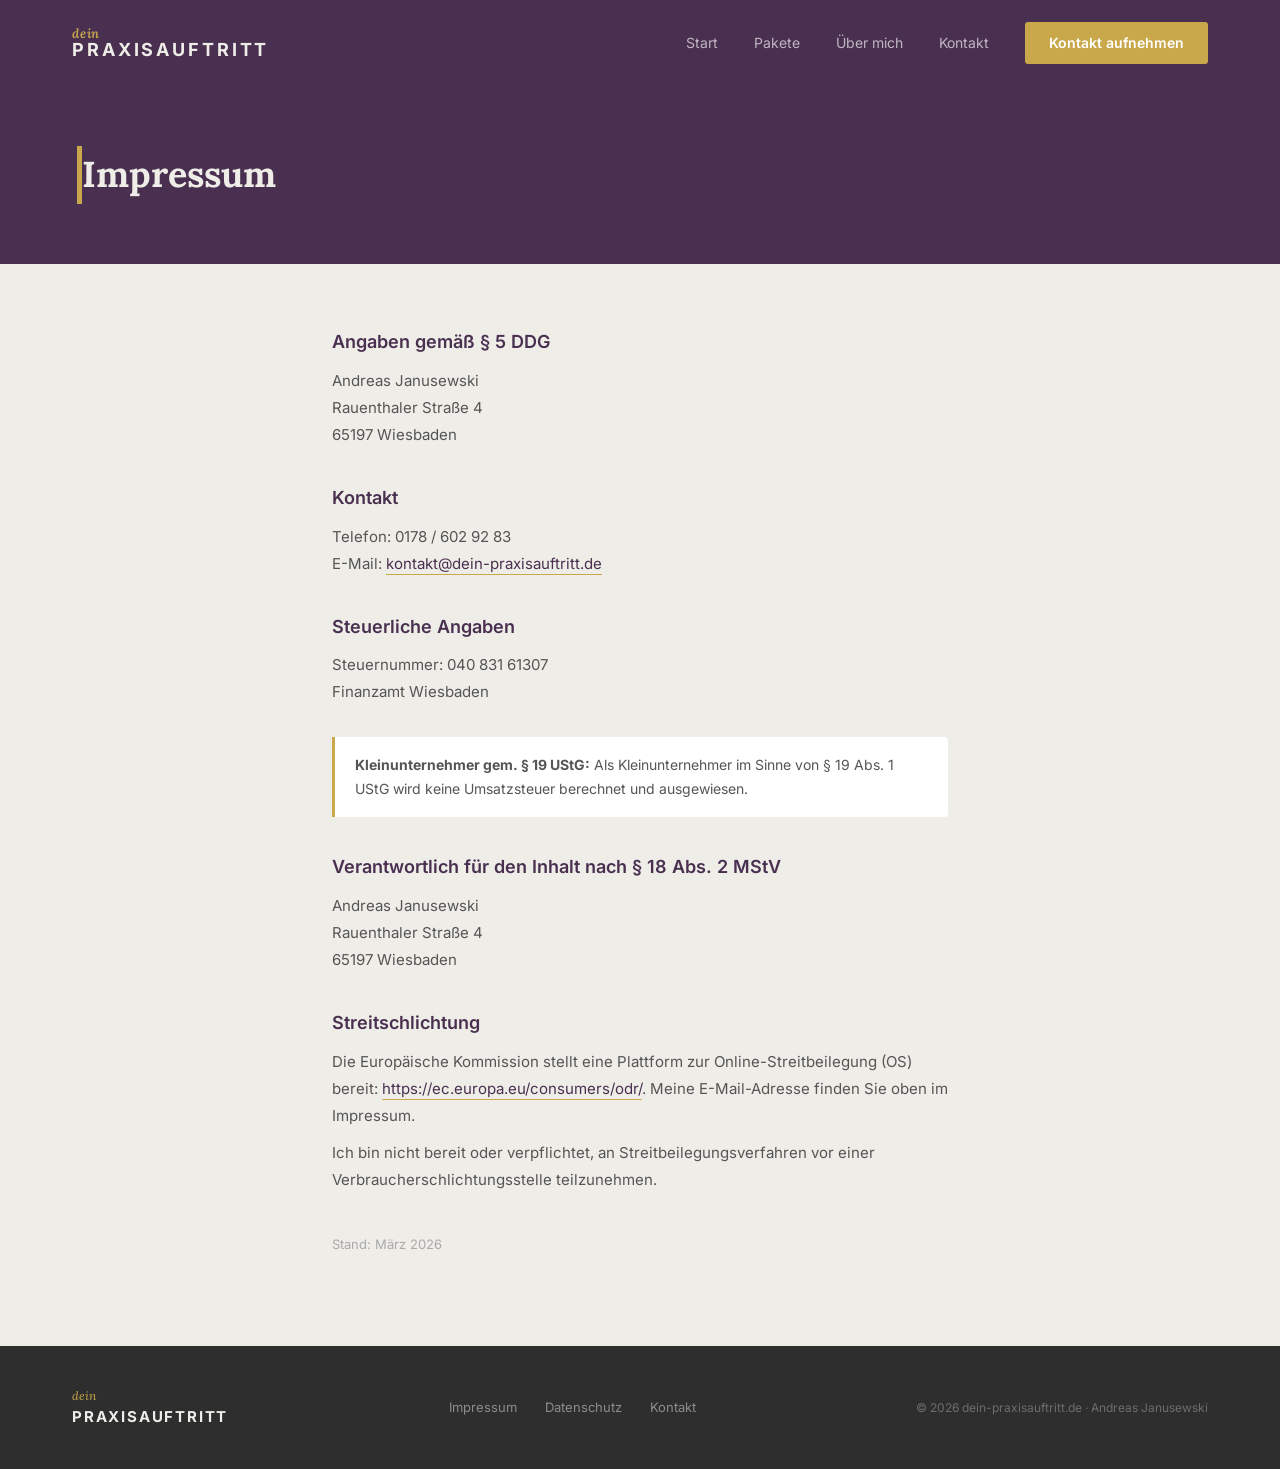
<file: impressum.html>
<!DOCTYPE html>
<html lang="de">
<head>
<meta charset="UTF-8">
  <link rel="icon" type="image/x-icon" href="favicon.ico">
  <link rel="icon" type="image/png" sizes="32x32" href="favicon-32.png">
  <link rel="apple-touch-icon" href="apple-touch-icon.png">
<meta name="viewport" content="width=device-width, initial-scale=1.0">
<title>Impressum – dein Praxisauftritt · Andreas Janusewski</title>
<meta name="description" content="Impressum von dein Praxisauftritt – Andreas Janusewski, Rauenthaler Straße 4, 65197 Wiesbaden.">
<meta name="robots" content="noindex, follow">
<link rel="canonical" href="https://dein-praxisauftritt.de/impressum.html">
<meta property="og:title" content="Impressum – dein Praxisauftritt · Andreas Janusewski">
<meta property="og:description" content="Impressum von dein Praxisauftritt – Andreas Janusewski, Rauenthaler Straße 4, 65197 Wiesbaden.">
<meta property="og:type" content="website">
<meta property="og:url" content="https://dein-praxisauftritt.de/impressum.html">
<meta property="og:image" content="https://dein-praxisauftritt.de/apple-touch-icon.png">
<meta property="og:locale" content="de_DE">
  <link rel="stylesheet" href="css/fonts.css">
<script data-goatcounter="https://deinppraxisauftritt.goatcounter.com/count" async src="//gc.zgo.at/count.js"></script>
<style>
*, *::before, *::after { margin:0; padding:0; box-sizing:border-box; }
body { font-family:'Inter',sans-serif; background:#EFEDE8; color:#2E2E2E; font-size:16px; line-height:1.6; }
a { text-decoration:none; color:inherit; }
:root { --primary:#4A3050; --primary-light:#5d3f65; --accent:#C9A84C; --bg:#EFEDE8; --dark:#2E2E2E; --mid:#555; --border:#d8d4ce; }

nav { display:flex; justify-content:space-between; align-items:center; padding:22px 72px; background:var(--primary); position:sticky; top:0; z-index:100; }
.logo { display:flex; flex-direction:column; gap:1px; line-height:1; }
.logo .top { font-family:'Lora',serif; font-style:italic; font-weight:600; color:var(--accent); font-size:13px; letter-spacing:0.06em; }
.logo .bottom { font-weight:700; letter-spacing:0.16em; font-size:18px; text-transform:uppercase; color:#EFEDE8; }
.nav-links { display:flex; gap:36px; align-items:center; }
.nav-links a { color:rgba(255,255,255,0.65); font-size:14px; }
.nav-links a:hover { color:var(--accent); }
.nav-cta { background:var(--accent); color:#fff !important; padding:10px 24px; font-size:13px; font-weight:600; border-radius:3px; }

.page-header { display:grid; grid-template-columns:5px 1fr; background:var(--primary); padding:60px 72px 60px 77px; }
.accent-bar { background:var(--accent); }
.page-header h1 { font-family:'Lora',serif; font-size:36px; font-weight:700; color:#EFEDE8; }

.content { max-width:760px; margin:0 auto; padding:64px 72px 80px; }
.content h2 { font-size:18px; font-weight:600; color:var(--primary); margin:36px 0 10px; }
.content h2:first-child { margin-top:0; }
.content p { color:var(--mid); font-size:15px; line-height:1.8; margin-bottom:10px; }
.content a { color:var(--primary); border-bottom:1px solid var(--accent); padding-bottom:1px; }
.note { background:#fff; border-left:3px solid var(--accent); padding:16px 20px; margin-top:32px; font-size:14px; color:var(--mid); line-height:1.7; border-radius:0 4px 4px 0; }

footer { background:var(--dark); padding:40px 72px; display:flex; justify-content:space-between; align-items:center; }
.footer-logo .top { font-family:'Lora',serif; font-style:italic; color:var(--accent); font-size:12px; }
.footer-logo .bottom { font-weight:700; letter-spacing:0.12em; font-size:15px; text-transform:uppercase; color:#EFEDE8; }
.footer-links { display:flex; gap:28px; }
.footer-links a { color:rgba(255,255,255,0.45); font-size:13px; }
.footer-links a:hover { color:var(--accent); }
.footer-copy { color:rgba(255,255,255,0.3); font-size:12px; }
</style>
<link rel="stylesheet" href="css/mobile.css">
</head>
<body>

<nav>
  <a href="index.html" class="logo">
    <span class="top">dein</span>
    <span class="bottom">Praxisauftritt</span>
  </a>
  <div class="nav-links">
    <a href="index.html">Start</a>
    <a href="pakete.html">Pakete</a>
    <a href="ueber-mich.html">Über mich</a>
    <a href="kontakt.html">Kontakt</a>
    <a href="kontakt.html" class="nav-cta">Kontakt aufnehmen</a>
  </div>
  <button class="burger" id="burger" aria-label="Menü öffnen"><span></span><span></span><span></span></button>
</nav>
<div id="mobile-nav" class="nav-mobile">
  <a href="index.html">Start</a>
  <a href="pakete.html">Pakete</a>
  <a href="ueber-mich.html">Über mich</a>
  <a href="kontakt.html">Kontakt</a>
</div>

<div class="page-header">
  <div class="accent-bar"></div>
  <div><h1>Impressum</h1></div>
</div>

<div class="content">

  <h2>Angaben gemäß § 5 DDG</h2>
  <p>
    Andreas Janusewski<br>
    Rauenthaler Straße 4<br>
    65197 Wiesbaden
  </p>

  <h2>Kontakt</h2>
  <p>
    Telefon: 0178 / 602 92 83<br>
    E-Mail: <a href="mailto:kontakt@dein-praxisauftritt.de">kontakt@dein-praxisauftritt.de</a>
  </p>

  <h2>Steuerliche Angaben</h2>
  <p>
    Steuernummer: 040 831 61307<br>
    Finanzamt Wiesbaden
  </p>

  <div class="note">
    <strong>Kleinunternehmer gem. § 19 UStG:</strong> Als Kleinunternehmer im Sinne von § 19 Abs. 1 UStG wird keine Umsatzsteuer berechnet und ausgewiesen.
  </div>

  <h2>Verantwortlich für den Inhalt nach § 18 Abs. 2 MStV</h2>
  <p>
    Andreas Janusewski<br>
    Rauenthaler Straße 4<br>
    65197 Wiesbaden
  </p>

  <h2>Streitschlichtung</h2>
  <p>Die Europäische Kommission stellt eine Plattform zur Online-Streitbeilegung (OS) bereit: <a href="https://ec.europa.eu/consumers/odr/" target="_blank" rel="noopener">https://ec.europa.eu/consumers/odr/</a>. Meine E-Mail-Adresse finden Sie oben im Impressum.</p>
  <p>Ich bin nicht bereit oder verpflichtet, an Streitbeilegungsverfahren vor einer Verbraucherschlichtungsstelle teilzunehmen.</p>

  <p style="margin-top:40px; font-size:13px; color:#aaa;">Stand: März 2026</p>

</div>

<footer>
  <div class="footer-logo">
    <div class="top">dein</div>
    <div class="bottom">Praxisauftritt</div>
  </div>
  <div class="footer-links">
    <a href="impressum.html">Impressum</a>
    <a href="datenschutz.html">Datenschutz</a>
    <a href="kontakt.html">Kontakt</a>
  </div>
  <p class="footer-copy">© 2026 dein-praxisauftritt.de · Andreas Janusewski</p>
</footer>

<button id="back-to-top" aria-label="Nach oben">
  <svg viewBox="0 0 24 24"><polyline points="18 15 12 9 6 15"/></svg>
</button>
<script src="js/nav.js"></script>
</body>
</html>
</file>
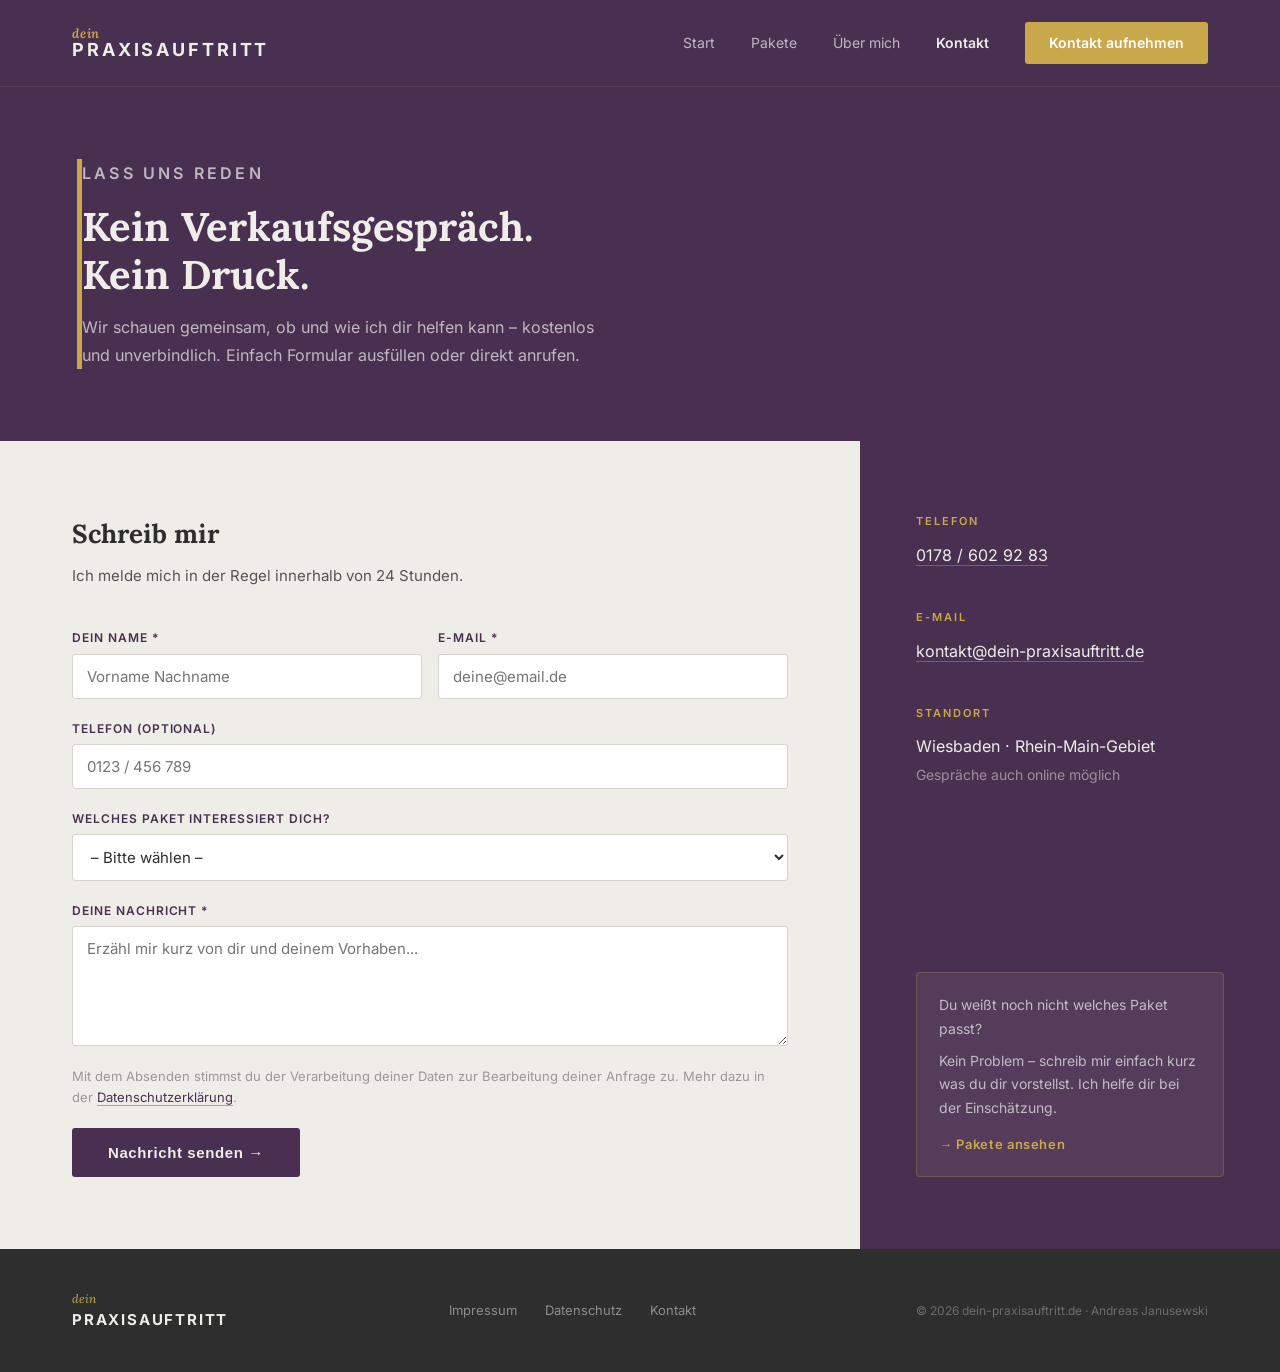
<file: kontakt.html>
<!DOCTYPE html>
<html lang="de">
<head>
<meta charset="UTF-8">
  <link rel="icon" type="image/x-icon" href="favicon.ico">
  <link rel="icon" type="image/png" sizes="32x32" href="favicon-32.png">
  <link rel="apple-touch-icon" href="apple-touch-icon.png">
<meta name="viewport" content="width=device-width, initial-scale=1.0">
<title>Kontakt – Erstgespräch vereinbaren · dein Praxisauftritt</title>
<link rel="canonical" href="https://dein-praxisauftritt.de/kontakt.html">
<meta property="og:title" content="Kontakt – Erstgespräch vereinbaren · dein Praxisauftritt">
<meta property="og:description" content="Kostenloses Erstgespräch – kein Druck, kein Verkaufsgespräch. Wir schauen gemeinsam, ob ich dir helfen kann. Jetzt melden!">
<meta property="og:type" content="website">
<meta property="og:url" content="https://dein-praxisauftritt.de/kontakt.html">
<meta property="og:image" content="https://dein-praxisauftritt.de/apple-touch-icon.png">
<meta property="og:locale" content="de_DE">
<meta name="description" content="Kostenloses Erstgespräch – kein Druck, kein Verkaufsgespräch. Wir schauen gemeinsam, ob ich dir helfen kann. Jetzt melden!">
  <link rel="stylesheet" href="css/fonts.css">
<script data-goatcounter="https://deinppraxisauftritt.goatcounter.com/count" async src="//gc.zgo.at/count.js"></script>
<style>
*, *::before, *::after { margin:0; padding:0; box-sizing:border-box; }
html { scroll-behavior:smooth; }
body { font-family:'Inter',sans-serif; background:#EFEDE8; color:#2E2E2E; font-size:16px; line-height:1.6; }
a { text-decoration:none; color:inherit; }
:root { --primary:#4A3050; --primary-light:#5d3f65; --accent:#C9A84C; --bg:#EFEDE8; --dark:#2E2E2E; --mid:#555; --border:#d8d4ce; }

/* ── NAV ── */
nav { display:flex; justify-content:space-between; align-items:center; padding:22px 72px; background:var(--primary); position:sticky; top:0; z-index:100; border-bottom:1px solid rgba(255,255,255,0.07); }
.logo { display:flex; flex-direction:column; gap:1px; line-height:1; }
.logo .top { font-family:'Lora',serif; font-style:italic; font-weight:600; color:var(--accent); font-size:13px; letter-spacing:0.06em; }
.logo .bottom { font-weight:700; letter-spacing:0.16em; font-size:18px; text-transform:uppercase; color:#EFEDE8; }
.nav-links { display:flex; gap:36px; align-items:center; }
.nav-links a { color:rgba(255,255,255,0.65); font-size:14px; }
.nav-links a:hover { color:var(--accent); }
.nav-links a.active { color:#EFEDE8; font-weight:600; }
.nav-cta { background:var(--accent); color:#fff !important; padding:10px 24px; font-size:13px; font-weight:600; border-radius:3px; }

/* ── PAGE HEADER ── */
.page-header { display:grid; grid-template-columns:5px 1fr; background:var(--primary); padding:72px 72px 72px 77px; }
.accent-bar { background:var(--accent); }
.section-label { color:var(--accent); font-size:11px; font-weight:600; letter-spacing:0.2em; text-transform:uppercase; margin-bottom:16px; }
.page-header h1 { font-family:'Lora',serif; font-size:40px; font-weight:700; color:#EFEDE8; line-height:1.2; margin-bottom:14px; }
.page-header p { color:rgba(255,255,255,0.65); font-size:16px; max-width:520px; line-height:1.75; }

/* ── KONTAKT LAYOUT ── */
.kontakt-main {
  display:grid; grid-template-columns:1fr 420px;
  min-height:600px;
}

/* ── FORMULAR ── */
.form-side {
  padding:72px; background:var(--bg);
}
.form-side h2 { font-family:'Lora',serif; font-size:26px; font-weight:700; color:var(--dark); margin-bottom:8px; }
.form-side > p { color:var(--mid); font-size:15px; margin-bottom:40px; line-height:1.7; }

form { display:flex; flex-direction:column; gap:20px; }

.form-row { display:grid; grid-template-columns:1fr 1fr; gap:16px; }

.field { display:flex; flex-direction:column; gap:6px; }
.field label { font-size:12px; font-weight:600; color:var(--primary); letter-spacing:0.08em; text-transform:uppercase; }
.field input,
.field select,
.field textarea {
  font-family:'Inter',sans-serif; font-size:15px; color:var(--dark);
  background:#fff; border:1px solid var(--border);
  border-radius:3px; padding:12px 14px; outline:none;
  transition:border-color 0.2s;
}
.field input:focus,
.field select:focus,
.field textarea:focus { border-color:var(--primary); }
.field textarea { resize:vertical; min-height:120px; }
.field select { cursor:pointer; }

.form-note { font-size:13px; color:#999; line-height:1.6; }
.form-note a { color:var(--primary); border-bottom:1px solid var(--accent); }

.btn-submit {
  background:var(--primary); color:#EFEDE8;
  padding:16px 36px; font-size:15px; font-weight:600;
  border:none; border-radius:3px; cursor:pointer;
  letter-spacing:0.04em; align-self:flex-start;
  transition:background 0.2s;
}
.btn-submit:hover { background:var(--primary-light); }

/* Formspree Danke-Seite vermeiden – einfaches JS-Feedback */
.success-msg {
  display:none; background:var(--primary); color:#EFEDE8;
  padding:20px 24px; border-radius:4px; font-size:15px; line-height:1.6;
}
.success-msg strong { color:var(--accent); }

/* ── INFO SIDE ── */
.info-side {
  background:var(--primary); padding:72px 56px;
  display:flex; flex-direction:column; justify-content:space-between;
}
.info-block { margin-bottom:40px; }
.info-label { color:var(--accent); font-size:11px; font-weight:600; letter-spacing:0.18em; text-transform:uppercase; margin-bottom:10px; }
.info-value { color:#EFEDE8; font-size:16px; line-height:1.75; }
.info-value a { color:#EFEDE8; border-bottom:1px solid rgba(201,168,76,0.4); }
.info-value a:hover { border-color:var(--accent); }

.info-hinweis {
  background:rgba(255,255,255,0.06); border:1px solid rgba(201,168,76,0.25);
  border-radius:4px; padding:20px 22px;
}
.info-hinweis p { color:rgba(255,255,255,0.65); font-size:14px; line-height:1.7; }
.info-hinweis p + p { margin-top:8px; }

/* ── FOOTER ── */
footer { background:var(--dark); padding:40px 72px; display:flex; justify-content:space-between; align-items:center; }
.footer-logo .top { font-family:'Lora',serif; font-style:italic; color:var(--accent); font-size:12px; }
.footer-logo .bottom { font-weight:700; letter-spacing:0.12em; font-size:15px; text-transform:uppercase; color:#EFEDE8; }
.footer-links { display:flex; gap:28px; }
.footer-links a { color:rgba(255,255,255,0.45); font-size:13px; }
.footer-links a:hover { color:var(--accent); }
.footer-copy { color:rgba(255,255,255,0.3); font-size:12px; }
</style>
<link rel="stylesheet" href="css/mobile.css">
</head>
<body>

<!-- ── NAV ── -->
<nav>
  <a href="index.html" class="logo">
    <span class="top">dein</span>
    <span class="bottom">Praxisauftritt</span>
  </a>
  <div class="nav-links">
    <a href="index.html">Start</a>
    <a href="pakete.html">Pakete</a>
    <a href="ueber-mich.html">Über mich</a>
    <a href="kontakt.html" class="active">Kontakt</a>
    <a href="kontakt.html" class="nav-cta">Kontakt aufnehmen</a>
  </div>
  <button class="burger" id="burger" aria-label="Menü öffnen"><span></span><span></span><span></span></button>
</nav>
<div id="mobile-nav" class="nav-mobile">
  <a href="index.html">Start</a>
  <a href="pakete.html">Pakete</a>
  <a href="ueber-mich.html">Über mich</a>
  <a href="kontakt.html" class="active">Kontakt</a>
  <a href="kontakt.html" class="nav-cta">Kontakt aufnehmen</a>
</div>

<!-- ── PAGE HEADER ── -->
<div class="page-header">
  <div class="accent-bar"></div>
  <div>
    <p class="section-label">Lass uns reden</p>
    <h1>Kein Verkaufsgespräch.<br>Kein Druck.</h1>
    <p>Wir schauen gemeinsam, ob und wie ich dir helfen kann – kostenlos und unverbindlich. Einfach Formular ausfüllen oder direkt anrufen.</p>
  </div>
</div>

<!-- ── HAUPTBEREICH ── -->
<div class="kontakt-main">

  <!-- FORMULAR -->
  <div class="form-side">
    <h2>Schreib mir</h2>
    <p>Ich melde mich in der Regel innerhalb von 24 Stunden.</p>

    <div class="success-msg" id="successMsg">
      <strong>Danke für deine Nachricht!</strong><br>
      Ich melde mich so schnell wie möglich bei dir.
    </div>

    <form action="https://formspree.io/f/xpqjylap" method="POST" id="kontaktForm">

      <div class="form-row">
        <div class="field">
          <label for="name">Dein Name *</label>
          <input type="text" id="name" name="name" placeholder="Vorname Nachname" required>
        </div>
        <div class="field">
          <label for="email">E-Mail *</label>
          <input type="email" id="email" name="email" placeholder="deine@email.de" required>
        </div>
      </div>

      <div class="field">
        <label for="telefon">Telefon (optional)</label>
        <input type="tel" id="telefon" name="telefon" placeholder="0123 / 456 789">
      </div>

      <div class="field">
        <label for="paket">Welches Paket interessiert dich?</label>
        <select id="paket" name="paket">
          <option value="">– Bitte wählen –</option>
          <option value="Starter (600 €)">Starter – 600 €</option>
          <option value="Professional (1.100 €)">Professional – 1.100 €</option>
          <option value="Komplett (1.600 €)">Komplett – 1.600 €</option>
          <option value="Noch nicht sicher">Noch nicht sicher</option>
        </select>
      </div>

      <div class="field">
        <label for="message">Deine Nachricht *</label>
        <textarea id="message" name="message" placeholder="Erzähl mir kurz von dir und deinem Vorhaben..." required></textarea>
      </div>

      <p class="form-note">
        Mit dem Absenden stimmst du der Verarbeitung deiner Daten zur Bearbeitung deiner Anfrage zu.
        Mehr dazu in der <a href="datenschutz.html">Datenschutzerklärung</a>.
      </p>

      <button type="submit" class="btn-submit">Nachricht senden →</button>

    </form>
  </div>

  <!-- INFO -->
  <div class="info-side">

    <div>
      <div class="info-block">
        <p class="info-label">Telefon</p>
        <p class="info-value">
          <a href="tel:+491786029283">0178 / 602 92 83</a>
        </p>
      </div>

      <div class="info-block">
        <p class="info-label">E-Mail</p>
        <p class="info-value">
          <a href="mailto:kontakt@dein-praxisauftritt.de">kontakt@dein-praxisauftritt.de</a>
        </p>
      </div>

      <div class="info-block">
        <p class="info-label">Standort</p>
        <p class="info-value">
          Wiesbaden · Rhein-Main-Gebiet<br>
          <span style="color:rgba(255,255,255,0.45); font-size:14px;">Gespräche auch online möglich</span>
        </p>
      </div>
    </div>

    <div class="info-hinweis">
      <p>Du weißt noch nicht welches Paket passt?</p>
      <p>Kein Problem – schreib mir einfach kurz was du dir vorstellst. Ich helfe dir bei der Einschätzung.</p>
      <p style="margin-top:12px;">
        <a href="pakete.html" style="color:var(--accent); font-size:13px; font-weight:600; letter-spacing:0.05em;">→ Pakete ansehen</a>
      </p>
    </div>

  </div>
</div>

<!-- ── FOOTER ── -->
<footer>
  <div class="footer-logo">
    <div class="top">dein</div>
    <div class="bottom">Praxisauftritt</div>
  </div>
  <div class="footer-links">
    <a href="impressum.html">Impressum</a>
    <a href="datenschutz.html">Datenschutz</a>
    <a href="kontakt.html">Kontakt</a>
  </div>
  <p class="footer-copy">© 2026 dein-praxisauftritt.de · Andreas Janusewski</p>
</footer>

<script>
// Nach Absenden: Formular ausblenden, Danke-Meldung zeigen
const form = document.getElementById('kontaktForm');
form.addEventListener('submit', async function(e) {
  e.preventDefault();
  const data = new FormData(form);
  const res = await fetch(form.action, {
    method: 'POST', body: data,
    headers: { 'Accept': 'application/json' }
  });
  if (res.ok) {
    form.style.display = 'none';
    document.getElementById('successMsg').style.display = 'block';
  }
});
</script>

<button id="back-to-top" aria-label="Nach oben">
  <svg viewBox="0 0 24 24"><polyline points="18 15 12 9 6 15"/></svg>
</button>
<script src="js/nav.js"></script>
<script>
(function() {
  var p = new URLSearchParams(window.location.search).get('paket');
  if (!p) return;
  var sel = document.getElementById('paket');
  var map = { starter: 'Starter (600 €)', professional: 'Professional (1.100 €)', komplett: 'Komplett (1.600 €)' };
  var val = map[p.toLowerCase()];
  if (val) sel.value = val;
})();
</script>
</body>
</html>
</file>
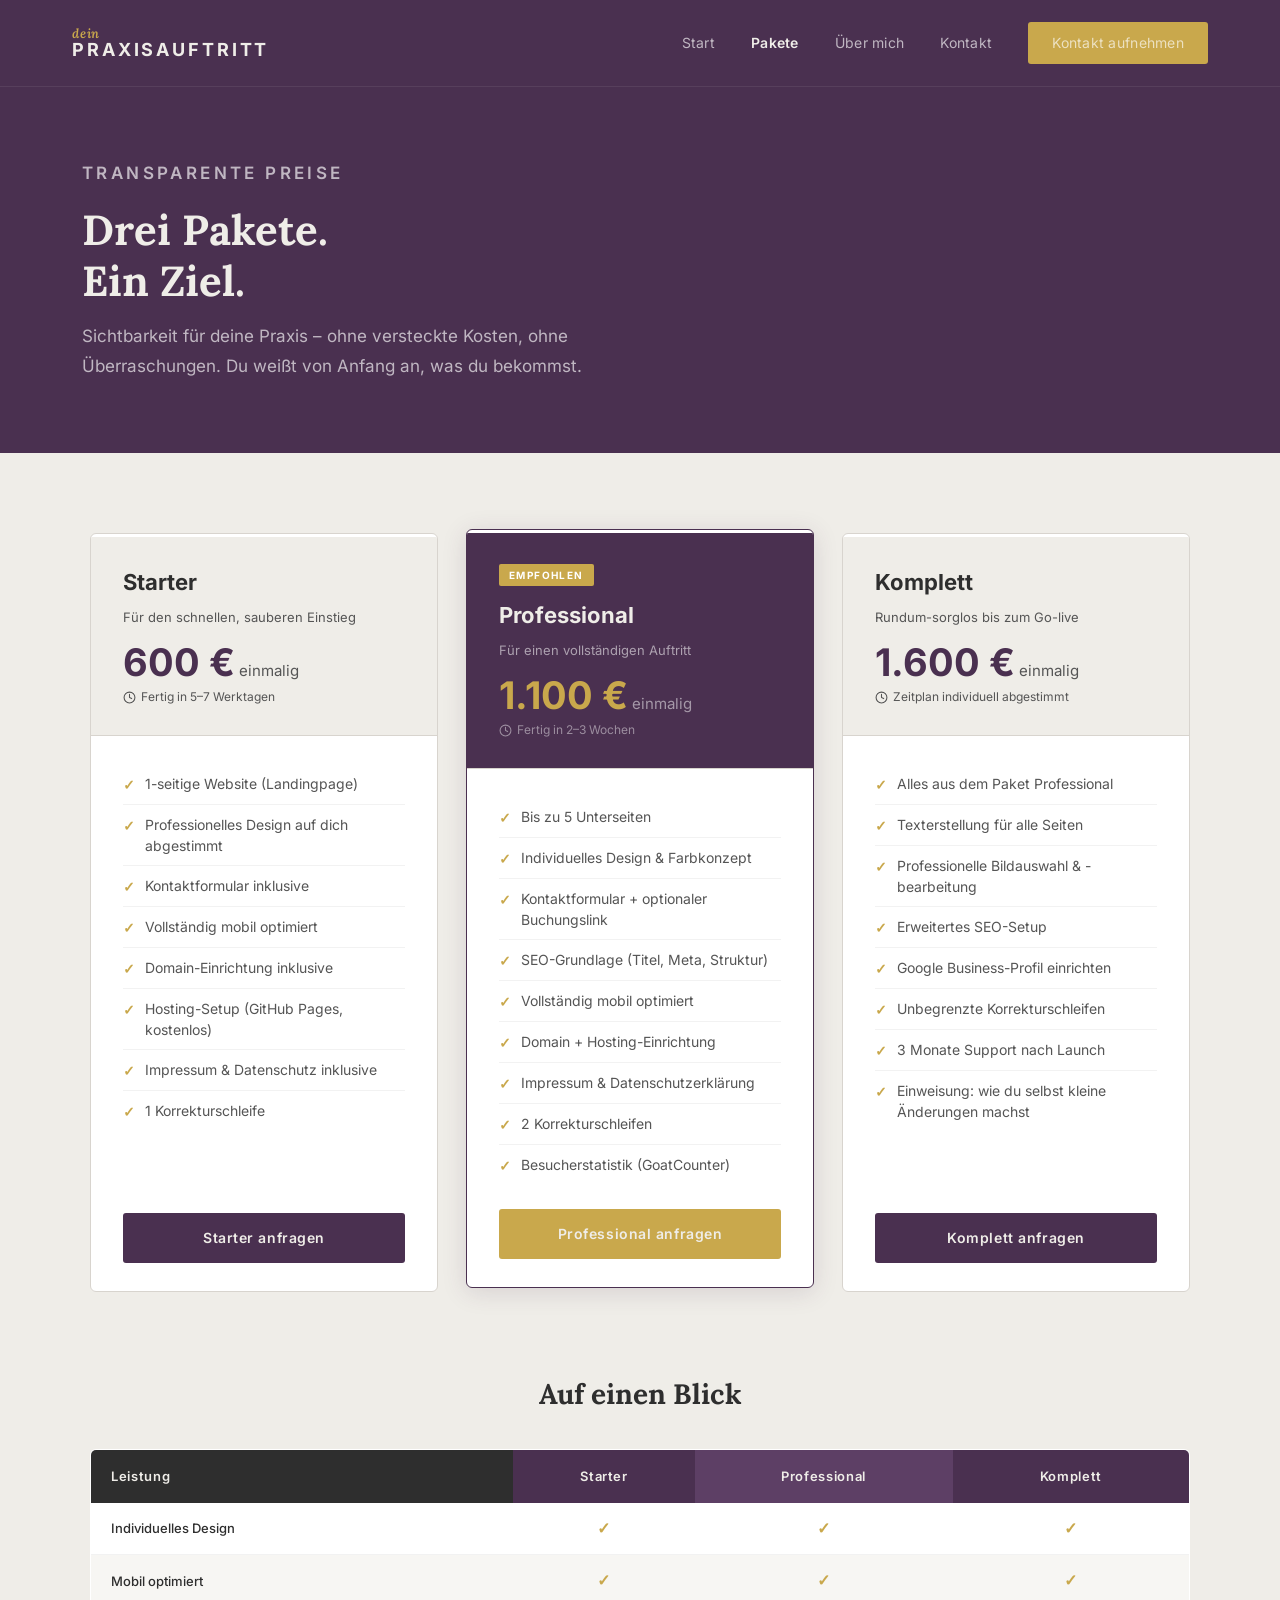
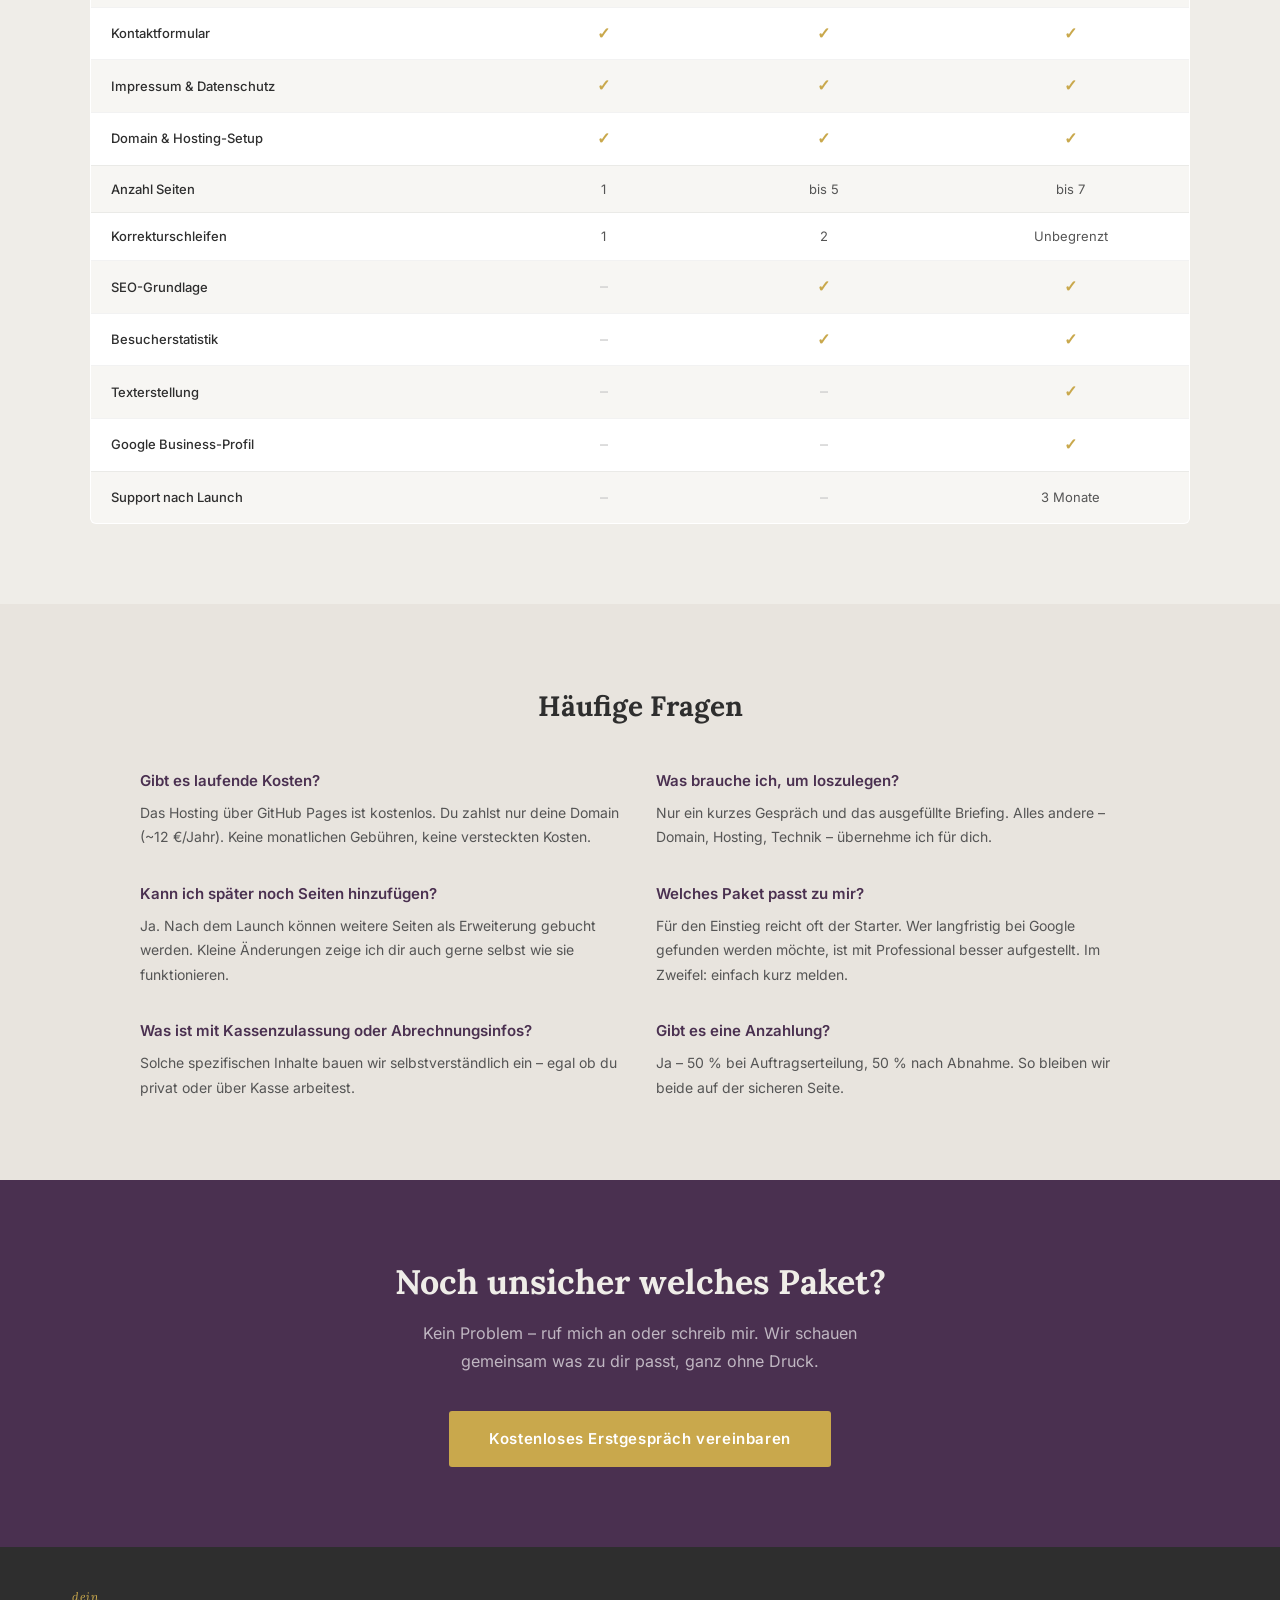
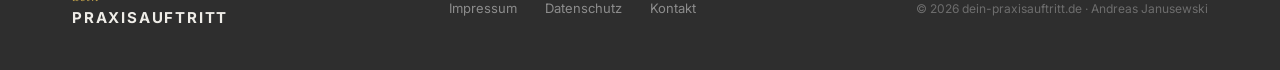
<file: pakete.html>
<!DOCTYPE html>
<html lang="de">
<head>
<meta charset="UTF-8">
  <link rel="icon" type="image/x-icon" href="favicon.ico">
  <link rel="icon" type="image/png" sizes="32x32" href="favicon-32.png">
  <link rel="apple-touch-icon" href="apple-touch-icon.png">
<meta name="viewport" content="width=device-width, initial-scale=1.0">
<title>Pakete & Preise – Website-Service für soziale Berufe</title>
<link rel="canonical" href="https://dein-praxisauftritt.de/pakete.html">
<meta property="og:title" content="Pakete & Preise – Website-Service für soziale Berufe">
<meta property="og:description" content="Drei klare Pakete für deine professionelle Website – von der einfachen Landingpage bis zum Komplett-Paket mit Texten und Google Business-Einrichtung.">
<meta property="og:type" content="website">
<meta property="og:url" content="https://dein-praxisauftritt.de/pakete.html">
<meta property="og:image" content="https://dein-praxisauftritt.de/apple-touch-icon.png">
<meta property="og:locale" content="de_DE">
<meta name="description" content="Drei klare Pakete für deine professionelle Website – von der einfachen Landingpage bis zum Komplett-Paket mit Texten und Google Business-Einrichtung.">
  <link rel="stylesheet" href="css/fonts.css">
<script data-goatcounter="https://deinppraxisauftritt.goatcounter.com/count" async src="//gc.zgo.at/count.js"></script>
<style>
*, *::before, *::after { margin:0; padding:0; box-sizing:border-box; }
html { scroll-behavior:smooth; }
body { font-family:'Inter',sans-serif; background:#EFEDE8; color:#2E2E2E; font-size:16px; line-height:1.6; }
a { text-decoration:none; color:inherit; }
img { display:block; max-width:100%; }

:root {
  --primary: #4A3050;
  --primary-light: #5d3f65;
  --accent: #C9A84C;
  --bg: #EFEDE8;
  --dark: #2E2E2E;
  --mid: #555;
  --border: #d8d4ce;
}

/* ── NAV ── */
nav {
  display:flex; justify-content:space-between; align-items:center;
  padding:22px 72px; background:var(--primary);
  position:sticky; top:0; z-index:100;
  border-bottom:1px solid rgba(255,255,255,0.07);
}
.logo { display:flex; flex-direction:column; gap:1px; line-height:1; }
.logo .top { font-family:'Lora',serif; font-style:italic; font-weight:600; color:var(--accent); font-size:13px; letter-spacing:0.06em; }
.logo .bottom { font-family:'Inter',sans-serif; font-weight:700; letter-spacing:0.16em; font-size:18px; text-transform:uppercase; color:#EFEDE8; }
.nav-links { display:flex; gap:36px; align-items:center; }
.nav-links a { color:rgba(255,255,255,0.65); font-size:14px; font-weight:400; letter-spacing:0.02em; }
.nav-links a:hover { color:var(--accent); }
.nav-links a.active { color:#EFEDE8; font-weight:600; }
.nav-cta { background:var(--accent); color:#fff; padding:10px 24px; font-size:13px; font-weight:600; border-radius:3px; letter-spacing:0.05em; }

/* ── PAGE HEADER ── */
.page-header {
  display:grid; grid-template-columns:5px 1fr;
  background:var(--primary); padding:72px 72px 72px 77px;
  min-height:260px; align-items:center;
}
.page-header-inner { }
.section-label { color:var(--accent); font-size:11px; font-weight:600; letter-spacing:0.2em; text-transform:uppercase; margin-bottom:16px; }
.page-header h1 { font-family:'Lora',serif; font-size:42px; font-weight:700; color:#EFEDE8; line-height:1.2; margin-bottom:16px; }
.page-header p { color:rgba(255,255,255,0.65); font-size:17px; max-width:560px; line-height:1.75; }
.accent-bar { background:var(--accent); }

/* ── PAKETE GRID ── */
.pakete-section { padding:80px 72px; background:var(--bg); }
.pakete-grid { display:grid; grid-template-columns:repeat(3,1fr); gap:28px; max-width:1100px; margin:0 auto; }

.paket-card { background:#fff; border-radius:6px; overflow:hidden; border:1px solid var(--border); display:flex; flex-direction:column; cursor:pointer; transition: transform 0.25s ease, box-shadow 0.25s ease, border-color 0.25s ease; }
.paket-card::before { content:''; display:block; height:3px; background:transparent; transition: background 0.25s ease; }
.paket-card:hover { transform: translateY(-8px); box-shadow: 0 16px 48px rgba(74,48,80,0.18); border-color: var(--accent); }
.paket-card:hover::before { background: var(--accent); }
.paket-card.featured { border-color:var(--primary); box-shadow:0 4px 24px rgba(74,48,80,0.15); transform: translateY(-4px); }
.paket-card.featured:hover { transform: translateY(-10px); box-shadow: 0 20px 56px rgba(74,48,80,0.28); border-color: var(--accent); }
.paket-card:hover .paket-cta { background:var(--accent); color:#fff; }
.paket-card.featured:hover .paket-cta { background:#b8922e; }

.paket-header { background:var(--bg); padding:28px 32px; border-bottom:1px solid var(--border); }
.paket-card.featured .paket-header { background:var(--primary); }
.paket-badge { display:inline-block; background:var(--accent); color:#fff; font-size:10px; font-weight:700; letter-spacing:0.14em; text-transform:uppercase; padding:3px 10px; border-radius:2px; margin-bottom:12px; }
.paket-name { font-size:22px; font-weight:700; color:var(--dark); margin-bottom:6px; }
.paket-card.featured .paket-name { color:#EFEDE8; }
.paket-tagline { font-size:13px; color:var(--mid); margin-bottom:16px; }
.paket-card.featured .paket-tagline { color:rgba(255,255,255,0.55); }
.paket-preis { font-size:38px; font-weight:700; color:var(--primary); line-height:1; }
.paket-card.featured .paket-preis { color:var(--accent); }
.paket-preis span { font-size:15px; font-weight:400; color:var(--mid); }
.paket-card.featured .paket-preis span { color:rgba(255,255,255,0.5); }
.paket-zeit { font-size:12px; color:var(--mid); margin-top:6px; display:flex; align-items:center; gap:5px; }
.paket-zeit svg { width:13px; height:13px; stroke:currentColor; stroke-width:2; fill:none; stroke-linecap:round; flex-shrink:0; }
.paket-card.featured .paket-zeit { color:rgba(255,255,255,0.45); }

.paket-body { padding:28px 32px; flex:1; display:flex; flex-direction:column; }
.paket-features { list-style:none; flex:1; }
.paket-features li { display:flex; gap:10px; align-items:flex-start; font-size:14px; color:var(--mid); padding:9px 0; border-bottom:1px solid rgba(0,0,0,0.05); line-height:1.5; }
.paket-features li:last-child { border-bottom:none; }
.paket-features li::before { content:'✓'; color:var(--accent); font-weight:700; flex-shrink:0; margin-top:1px; }
.paket-cta { margin-top:24px; display:block; text-align:center; background:var(--primary); color:#EFEDE8; padding:14px; border-radius:3px; font-size:14px; font-weight:600; letter-spacing:0.04em; transition:background 0.2s; }
.paket-cta:hover { background:var(--primary-light); }
.paket-card.featured .paket-cta { background:var(--accent); }

/* ── VERGLEICHSTABELLE ── */
.vergleich { padding:0 72px 80px; background:var(--bg); }
.vergleich h2 { font-family:'Lora',serif; font-size:28px; font-weight:700; color:var(--dark); margin-bottom:32px; text-align:center; }
.vergleich-table { width:100%; max-width:1100px; margin:0 auto; border-collapse:collapse; background:#fff; border-radius:6px; overflow:hidden; border:1px solid var(--border); }
.vergleich-table th { background:var(--primary); color:#EFEDE8; padding:16px 20px; font-size:13px; font-weight:600; letter-spacing:0.05em; text-align:center; }
.vergleich-table th:first-child { text-align:left; background:var(--dark); }
.vergleich-table th.highlight { background:var(--primary-light); }
.vergleich-table td { padding:13px 20px; font-size:13px; border-bottom:1px solid rgba(0,0,0,0.05); text-align:center; color:var(--mid); }
.vergleich-table td:first-child { text-align:left; color:var(--dark); font-weight:500; }
.vergleich-table tr:last-child td { border-bottom:none; }
.vergleich-table tr:nth-child(even) td { background:rgba(239,237,232,0.5); }
.check { color:var(--accent); font-weight:700; font-size:16px; }
.cross { color:#ccc; font-size:16px; }

/* ── FAQ ── */
.faq { background:#e8e4de; padding:80px 72px; }
.faq h2 { font-family:'Lora',serif; font-size:28px; font-weight:700; color:var(--dark); margin-bottom:40px; text-align:center; }
.faq-grid { display:grid; grid-template-columns:1fr 1fr; gap:32px; max-width:1000px; margin:0 auto; }
.faq-item h3 { font-size:15px; font-weight:600; color:var(--primary); margin-bottom:8px; }
.faq-item p { font-size:14px; color:var(--mid); line-height:1.75; }

/* ── CTA ── */
.final-cta { background:var(--primary); padding:80px 72px; display:flex; flex-direction:column; align-items:center; text-align:center; }
.final-cta h2 { font-family:'Lora',serif; font-size:34px; font-weight:700; color:#EFEDE8; margin-bottom:14px; max-width:560px; line-height:1.3; }
.final-cta p { color:rgba(255,255,255,0.65); font-size:16px; max-width:480px; margin-bottom:36px; line-height:1.75; }
.btn-accent { background:var(--accent); color:#fff; padding:16px 40px; font-size:15px; font-weight:600; border-radius:3px; letter-spacing:0.04em; display:inline-block; }

/* ── FOOTER ── */
footer { background:var(--dark); padding:40px 72px; display:flex; justify-content:space-between; align-items:center; }
.footer-logo .top { font-family:'Lora',serif; font-style:italic; color:var(--accent); font-size:12px; letter-spacing:0.06em; }
.footer-logo .bottom { font-weight:700; letter-spacing:0.12em; font-size:15px; text-transform:uppercase; color:#EFEDE8; }
.footer-links { display:flex; gap:28px; }
.footer-links a { color:rgba(255,255,255,0.45); font-size:13px; }
.footer-links a:hover { color:var(--accent); }
.footer-copy { color:rgba(255,255,255,0.3); font-size:12px; }
</style>
<link rel="stylesheet" href="css/mobile.css">
</head>
<body>

<!-- ── NAV ── -->
<nav>
  <a href="index.html" class="logo">
    <span class="top">dein</span>
    <span class="bottom">Praxisauftritt</span>
  </a>
  <div class="nav-links">
    <a href="index.html">Start</a>
    <a href="pakete.html" class="active">Pakete</a>
    <a href="ueber-mich.html">Über mich</a>
    <a href="kontakt.html">Kontakt</a>
    <a href="kontakt.html" class="nav-cta">Kontakt aufnehmen</a>
  </div>
  <button class="burger" id="burger" aria-label="Menü öffnen"><span></span><span></span><span></span></button>
</nav>
<div id="mobile-nav" class="nav-mobile">
  <a href="index.html">Start</a>
  <a href="pakete.html" class="active">Pakete</a>
  <a href="ueber-mich.html">Über mich</a>
  <a href="kontakt.html">Kontakt</a>
  <a href="kontakt.html" class="nav-cta">Kontakt aufnehmen</a>
</div>

<!-- ── PAGE HEADER ── -->
<div class="page-header">
  <div class="accent-bar"></div>
  <div class="page-header-inner">
    <p class="section-label">Transparente Preise</p>
    <h1>Drei Pakete.<br>Ein Ziel.</h1>
    <p>Sichtbarkeit für deine Praxis – ohne versteckte Kosten, ohne Überraschungen. Du weißt von Anfang an, was du bekommst.</p>
  </div>
</div>

<!-- ── PAKETE ── -->
<section class="pakete-section">
  <div class="pakete-grid">

    <!-- STARTER -->
    <div class="paket-card">
      <div class="paket-header">
        <div class="paket-name">Starter</div>
        <div class="paket-tagline">Für den schnellen, sauberen Einstieg</div>
        <div class="paket-preis">600 €<span> einmalig</span></div>
        <div class="paket-zeit"><svg viewBox="0 0 24 24"><circle cx="12" cy="12" r="10"/><polyline points="12 6 12 12 16 14"/></svg> Fertig in 5–7 Werktagen</div>
      </div>
      <div class="paket-body">
        <ul class="paket-features">
          <li>1-seitige Website (Landingpage)</li>
          <li>Professionelles Design auf dich abgestimmt</li>
          <li>Kontaktformular inklusive</li>
          <li>Vollständig mobil optimiert</li>
          <li>Domain-Einrichtung inklusive</li>
          <li>Hosting-Setup (GitHub Pages, kostenlos)</li>
          <li>Impressum & Datenschutz inklusive</li>
          <li>1 Korrekturschleife</li>
        </ul>
        <a href="kontakt.html" class="paket-cta">Starter anfragen</a>
      </div>
    </div>

    <!-- PROFESSIONAL -->
    <div class="paket-card featured">
      <div class="paket-header">
        <div class="paket-badge">Empfohlen</div>
        <div class="paket-name">Professional</div>
        <div class="paket-tagline">Für einen vollständigen Auftritt</div>
        <div class="paket-preis">1.100 €<span> einmalig</span></div>
        <div class="paket-zeit"><svg viewBox="0 0 24 24"><circle cx="12" cy="12" r="10"/><polyline points="12 6 12 12 16 14"/></svg> Fertig in 2–3 Wochen</div>
      </div>
      <div class="paket-body">
        <ul class="paket-features">
          <li>Bis zu 5 Unterseiten</li>
          <li>Individuelles Design & Farbkonzept</li>
          <li>Kontaktformular + optionaler Buchungslink</li>
          <li>SEO-Grundlage (Titel, Meta, Struktur)</li>
          <li>Vollständig mobil optimiert</li>
          <li>Domain + Hosting-Einrichtung</li>
          <li>Impressum & Datenschutzerklärung</li>
          <li>2 Korrekturschleifen</li>
          <li>Besucherstatistik (GoatCounter)</li>
        </ul>
        <a href="kontakt.html" class="paket-cta">Professional anfragen</a>
      </div>
    </div>

    <!-- KOMPLETT -->
    <div class="paket-card">
      <div class="paket-header">
        <div class="paket-name">Komplett</div>
        <div class="paket-tagline">Rundum-sorglos bis zum Go-live</div>
        <div class="paket-preis">1.600 €<span> einmalig</span></div>
        <div class="paket-zeit"><svg viewBox="0 0 24 24"><circle cx="12" cy="12" r="10"/><polyline points="12 6 12 12 16 14"/></svg> Zeitplan individuell abgestimmt</div>
      </div>
      <div class="paket-body">
        <ul class="paket-features">
          <li>Alles aus dem Paket Professional</li>
          <li>Texterstellung für alle Seiten</li>
          <li>Professionelle Bildauswahl & -bearbeitung</li>
          <li>Erweitertes SEO-Setup</li>
          <li>Google Business-Profil einrichten</li>
          <li>Unbegrenzte Korrekturschleifen</li>
          <li>3 Monate Support nach Launch</li>
          <li>Einweisung: wie du selbst kleine Änderungen machst</li>
        </ul>
        <a href="kontakt.html" class="paket-cta">Komplett anfragen</a>
      </div>
    </div>

  </div>
</section>

<!-- ── VERGLEICH ── -->
<section class="vergleich">
  <h2>Auf einen Blick</h2>
  <table class="vergleich-table">
    <thead>
      <tr>
        <th>Leistung</th>
        <th>Starter</th>
        <th class="highlight">Professional</th>
        <th>Komplett</th>
      </tr>
    </thead>
    <tbody>
      <tr><td>Individuelles Design</td><td><span class="check">✓</span></td><td><span class="check">✓</span></td><td><span class="check">✓</span></td></tr>
      <tr><td>Mobil optimiert</td><td><span class="check">✓</span></td><td><span class="check">✓</span></td><td><span class="check">✓</span></td></tr>
      <tr><td>Kontaktformular</td><td><span class="check">✓</span></td><td><span class="check">✓</span></td><td><span class="check">✓</span></td></tr>
      <tr><td>Impressum & Datenschutz</td><td><span class="check">✓</span></td><td><span class="check">✓</span></td><td><span class="check">✓</span></td></tr>
      <tr><td>Domain & Hosting-Setup</td><td><span class="check">✓</span></td><td><span class="check">✓</span></td><td><span class="check">✓</span></td></tr>
      <tr><td>Anzahl Seiten</td><td>1</td><td>bis 5</td><td>bis 7</td></tr>
      <tr><td>Korrekturschleifen</td><td>1</td><td>2</td><td>Unbegrenzt</td></tr>
      <tr><td>SEO-Grundlage</td><td><span class="cross">–</span></td><td><span class="check">✓</span></td><td><span class="check">✓</span></td></tr>
      <tr><td>Besucherstatistik</td><td><span class="cross">–</span></td><td><span class="check">✓</span></td><td><span class="check">✓</span></td></tr>
      <tr><td>Texterstellung</td><td><span class="cross">–</span></td><td><span class="cross">–</span></td><td><span class="check">✓</span></td></tr>
      <tr><td>Google Business-Profil</td><td><span class="cross">–</span></td><td><span class="cross">–</span></td><td><span class="check">✓</span></td></tr>
      <tr><td>Support nach Launch</td><td><span class="cross">–</span></td><td><span class="cross">–</span></td><td>3 Monate</td></tr>
    </tbody>
  </table>
</section>

<!-- ── FAQ ── -->
<section class="faq">
  <h2>Häufige Fragen</h2>
  <div class="faq-grid">

    <div class="faq-item">
      <h3>Gibt es laufende Kosten?</h3>
      <p>Das Hosting über GitHub Pages ist kostenlos. Du zahlst nur deine Domain (~12 €/Jahr). Keine monatlichen Gebühren, keine versteckten Kosten.</p>
    </div>

    <div class="faq-item">
      <h3>Was brauche ich, um loszulegen?</h3>
      <p>Nur ein kurzes Gespräch und das ausgefüllte Briefing. Alles andere – Domain, Hosting, Technik – übernehme ich für dich.</p>
    </div>

    <div class="faq-item">
      <h3>Kann ich später noch Seiten hinzufügen?</h3>
      <p>Ja. Nach dem Launch können weitere Seiten als Erweiterung gebucht werden. Kleine Änderungen zeige ich dir auch gerne selbst wie sie funktionieren.</p>
    </div>

    <div class="faq-item">
      <h3>Welches Paket passt zu mir?</h3>
      <p>Für den Einstieg reicht oft der Starter. Wer langfristig bei Google gefunden werden möchte, ist mit Professional besser aufgestellt. Im Zweifel: einfach kurz melden.</p>
    </div>

    <div class="faq-item">
      <h3>Was ist mit Kassenzulassung oder Abrechnungsinfos?</h3>
      <p>Solche spezifischen Inhalte bauen wir selbstverständlich ein – egal ob du privat oder über Kasse arbeitest.</p>
    </div>

    <div class="faq-item">
      <h3>Gibt es eine Anzahlung?</h3>
      <p>Ja – 50 % bei Auftragserteilung, 50 % nach Abnahme. So bleiben wir beide auf der sicheren Seite.</p>
    </div>

  </div>
</section>

<!-- ── CTA ── -->
<section class="final-cta">
  <h2>Noch unsicher welches Paket?</h2>
  <p>Kein Problem – ruf mich an oder schreib mir. Wir schauen gemeinsam was zu dir passt, ganz ohne Druck.</p>
  <a href="kontakt.html" class="btn-accent">Kostenloses Erstgespräch vereinbaren</a>
</section>

<!-- ── FOOTER ── -->
<footer>
  <div class="footer-logo">
    <div class="top">dein</div>
    <div class="bottom">Praxisauftritt</div>
  </div>
  <div class="footer-links">
    <a href="impressum.html">Impressum</a>
    <a href="datenschutz.html">Datenschutz</a>
    <a href="kontakt.html">Kontakt</a>
  </div>
  <p class="footer-copy">© 2026 dein-praxisauftritt.de · Andreas Janusewski</p>
</footer>

<button id="back-to-top" aria-label="Nach oben">
  <svg viewBox="0 0 24 24"><polyline points="18 15 12 9 6 15"/></svg>
</button>
<script src="js/nav.js"></script>
<script>
document.querySelectorAll('.paket-card').forEach(function(card) {
  var name = card.querySelector('.paket-name').textContent.trim().toLowerCase();
  card.addEventListener('click', function(e) {
    if (e.target.closest('a')) return;
    window.location.href = 'kontakt.html?paket=' + encodeURIComponent(name);
  });
  card.querySelectorAll('.paket-cta').forEach(function(a) {
    a.href = 'kontakt.html?paket=' + encodeURIComponent(name);
  });
});
</script>
</body>
</html>
</file>
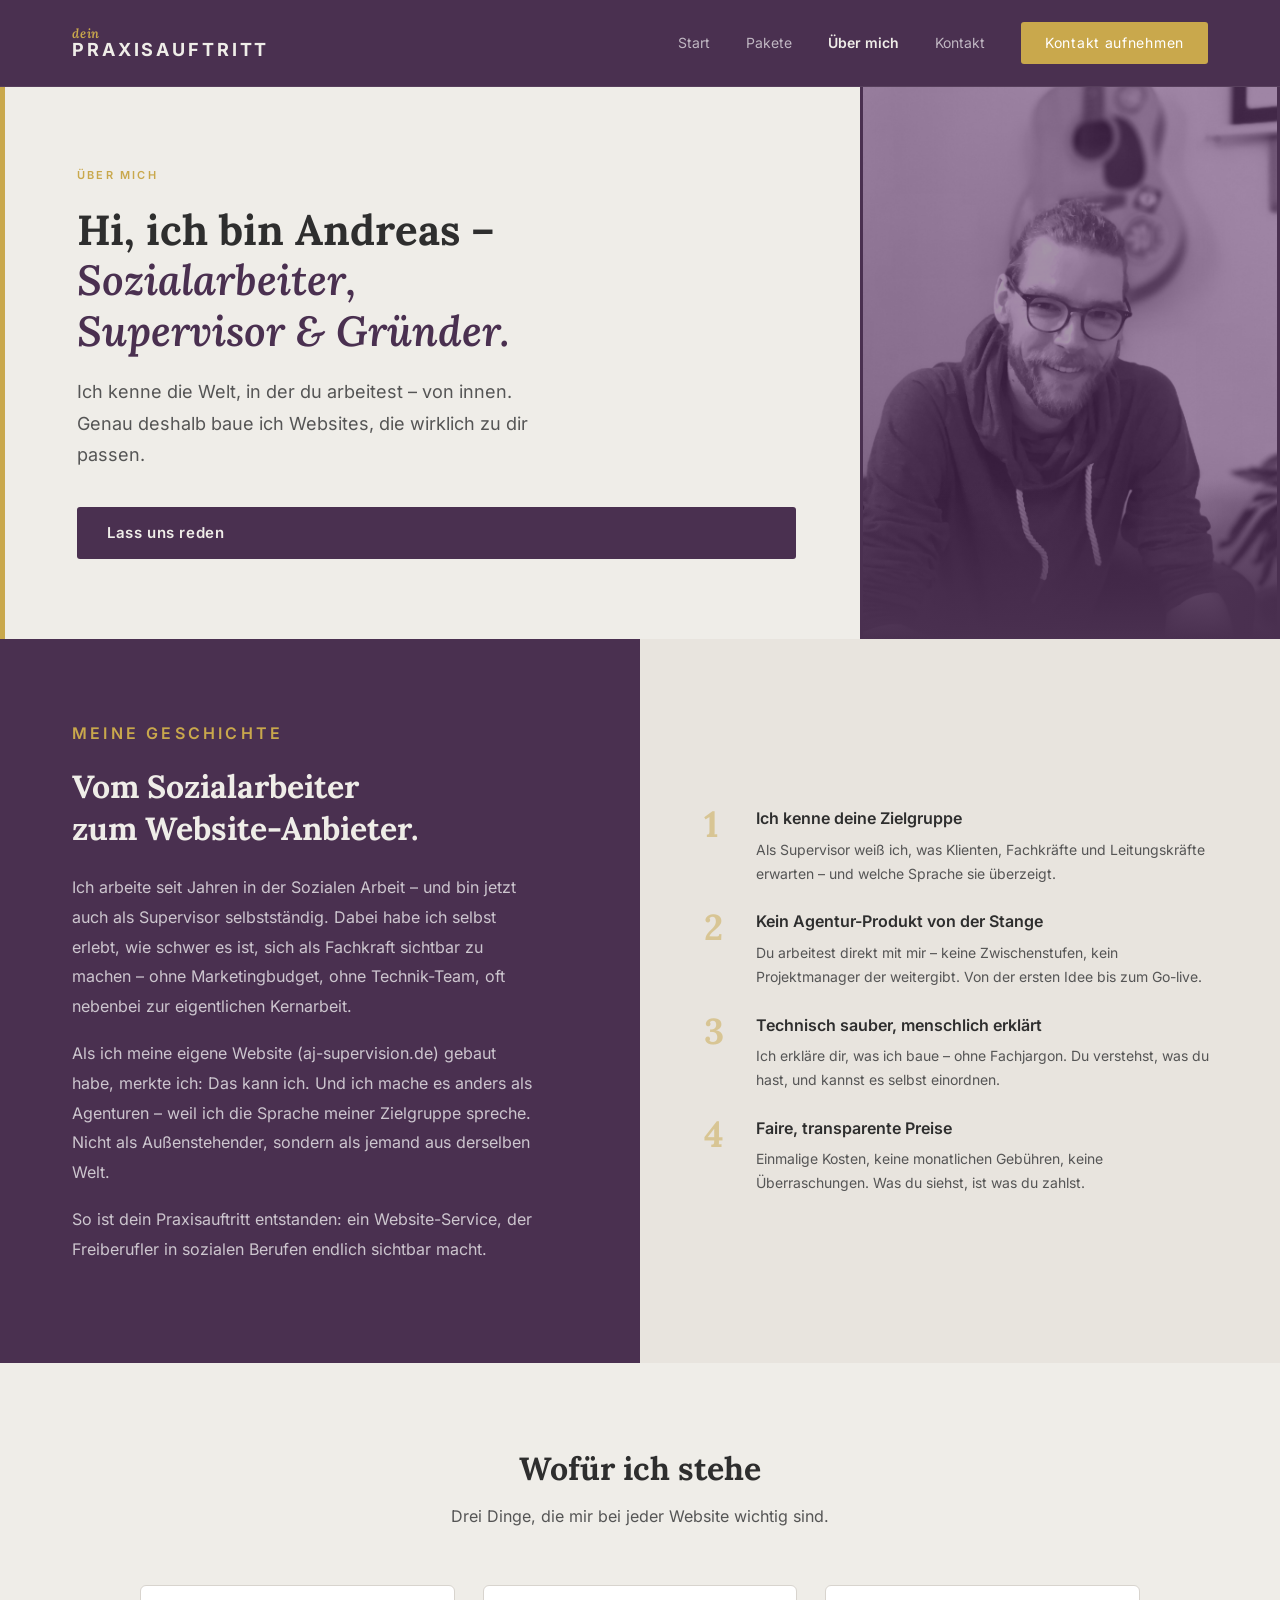
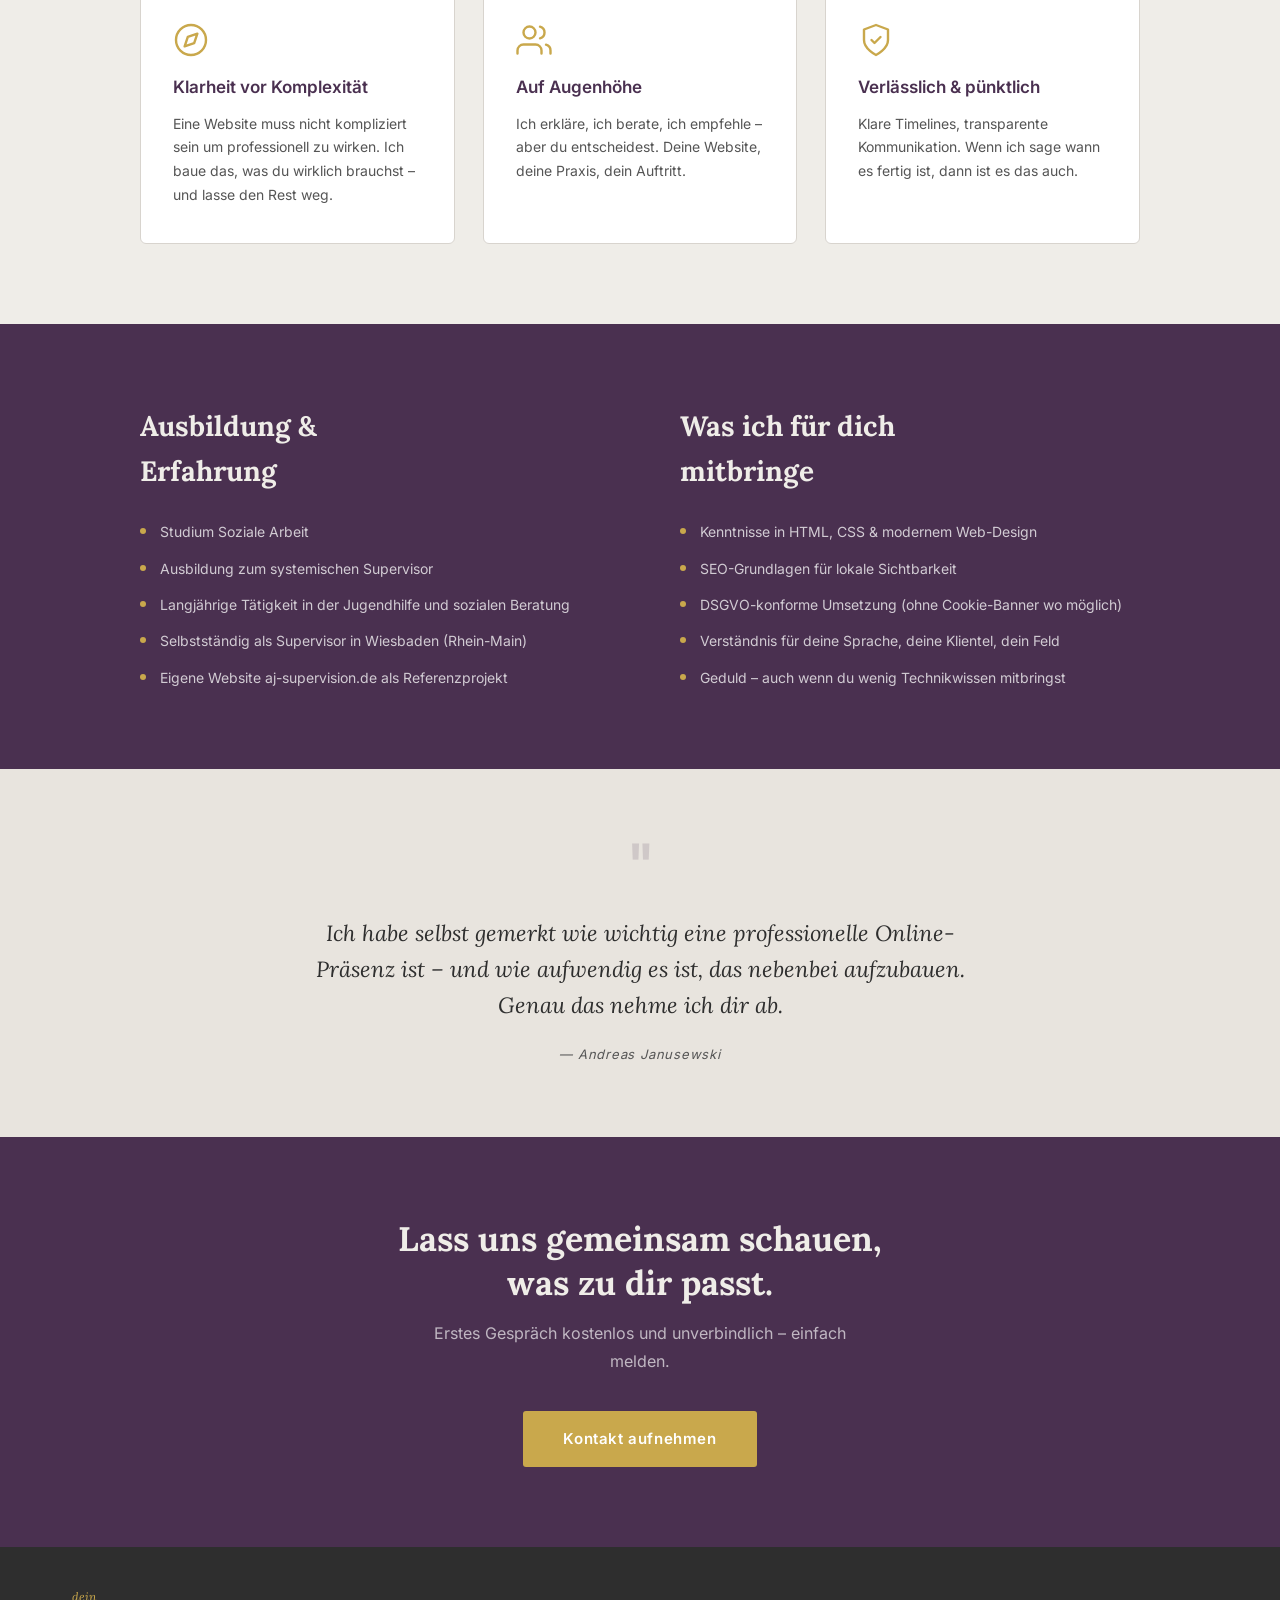
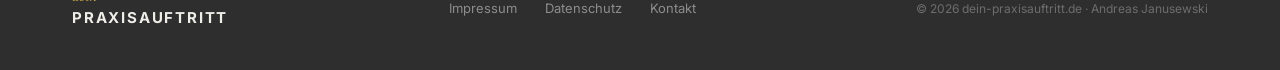
<file: ueber-mich.html>
<!DOCTYPE html>
<html lang="de">
<head>
<meta charset="UTF-8">
  <link rel="icon" type="image/x-icon" href="favicon.ico">
  <link rel="icon" type="image/png" sizes="32x32" href="favicon-32.png">
  <link rel="apple-touch-icon" href="apple-touch-icon.png">
<meta name="viewport" content="width=device-width, initial-scale=1.0">
<title>Über mich – Andreas Janusewski · dein Praxisauftritt</title>
<link rel="canonical" href="https://dein-praxisauftritt.de/ueber-mich.html">
<meta property="og:title" content="Über mich – Andreas Janusewski · dein Praxisauftritt">
<meta property="og:description" content="Ich bin Andreas Janusewski – Sozialarbeiter, Supervisor und Gründer von dein Praxisauftritt. Ich weiß, was Selbstständige in sozialen Berufen wirklich brauchen.">
<meta property="og:type" content="website">
<meta property="og:url" content="https://dein-praxisauftritt.de/ueber-mich.html">
<meta property="og:image" content="https://dein-praxisauftritt.de/apple-touch-icon.png">
<meta property="og:locale" content="de_DE">
<meta name="description" content="Ich bin Andreas Janusewski – Sozialarbeiter, Supervisor und Gründer von dein Praxisauftritt. Ich weiß, was Selbstständige in sozialen Berufen wirklich brauchen.">
  <link rel="stylesheet" href="css/fonts.css">
<script data-goatcounter="https://deinppraxisauftritt.goatcounter.com/count" async src="//gc.zgo.at/count.js"></script>
<style>
*, *::before, *::after { margin:0; padding:0; box-sizing:border-box; }
html { scroll-behavior:smooth; }
body { font-family:'Inter',sans-serif; background:#EFEDE8; color:#2E2E2E; font-size:16px; line-height:1.6; }
a { text-decoration:none; color:inherit; }
img { display:block; max-width:100%; }

:root {
  --primary: #4A3050;
  --primary-light: #5d3f65;
  --accent: #C9A84C;
  --bg: #EFEDE8;
  --dark: #2E2E2E;
  --mid: #555;
  --border: #d8d4ce;
}

/* ── NAV ── */
nav {
  display:flex; justify-content:space-between; align-items:center;
  padding:22px 72px; background:var(--primary);
  position:sticky; top:0; z-index:100;
  border-bottom:1px solid rgba(255,255,255,0.07);
}
.logo { display:flex; flex-direction:column; gap:1px; line-height:1; }
.logo .top { font-family:'Lora',serif; font-style:italic; font-weight:600; color:var(--accent); font-size:13px; letter-spacing:0.06em; }
.logo .bottom { font-family:'Inter',sans-serif; font-weight:700; letter-spacing:0.16em; font-size:18px; text-transform:uppercase; color:#EFEDE8; }
.nav-links { display:flex; gap:36px; align-items:center; }
.nav-links a { color:rgba(255,255,255,0.65); font-size:14px; font-weight:400; }
.nav-links a:hover { color:var(--accent); }
.nav-links a.active { color:#EFEDE8; font-weight:600; }
.nav-cta { background:var(--accent); color:#fff !important; padding:10px 24px; font-size:13px; font-weight:600; border-radius:3px; letter-spacing:0.05em; }

/* ── HERO ── */
.hero {
  display:grid; grid-template-columns:5px 1fr 420px;
  min-height:520px;
}
.accent-bar { background:var(--accent); }
.hero-left {
  background:var(--bg); padding:80px 64px 80px 72px;
  display:flex; flex-direction:column; justify-content:center;
}
.section-label { color:var(--accent); font-size:11px; font-weight:600; letter-spacing:0.2em; text-transform:uppercase; margin-bottom:20px; }
h1 { font-family:'Lora',serif; font-size:42px; font-weight:700; color:var(--dark); line-height:1.2; margin-bottom:20px; }
h1 em { font-style:italic; color:var(--primary); }
.hero-sub { color:var(--mid); font-size:18px; line-height:1.75; max-width:480px; margin-bottom:36px; }
.btn-primary { display:inline-block; background:var(--primary); color:#EFEDE8; padding:14px 30px; font-size:15px; font-weight:600; border-radius:3px; letter-spacing:0.04em; }
.btn-primary:hover { background:var(--primary-light); }

.hero-right {
  background:var(--primary); position:relative; overflow:hidden;
}
.hero-right img {
  width:100%; height:100%; object-fit:contain; object-position:center center;
  opacity:0.5; filter:grayscale(100%);
  position:absolute; inset:0; mix-blend-mode:luminosity;
}
.hero-right::after {
  content:''; position:absolute; bottom:0; left:0; right:0; height:160px;
  background:linear-gradient(to top, var(--primary), transparent);
  z-index:2;
}

/* ── STORY ── */
.story {
  display:grid; grid-template-columns:1fr 1fr;
}
.story-left {
  background:var(--primary); padding:80px 64px 80px 72px;
  display:flex; flex-direction:column; justify-content:center;
}
.story-left h2 { font-family:'Lora',serif; font-size:32px; font-weight:700; color:#EFEDE8; line-height:1.3; margin-bottom:24px; }
.story-left p { color:rgba(255,255,255,0.72); font-size:16px; line-height:1.85; margin-bottom:18px; max-width:460px; }
.story-right {
  background:#e8e4de; padding:80px 64px;
  display:flex; flex-direction:column; justify-content:center; gap:24px;
}
.story-item { display:flex; gap:20px; align-items:flex-start; }
.story-num {
  font-family:'Lora',serif; font-size:36px; font-weight:700;
  color:var(--accent); opacity:0.5; line-height:1; flex-shrink:0; width:32px;
}
.story-item h3 { font-size:16px; font-weight:600; color:var(--dark); margin-bottom:6px; }
.story-item p { font-size:14px; color:var(--mid); line-height:1.7; }

/* ── WERTE ── */
.werte { padding:80px 72px; background:var(--bg); }
.section-header { text-align:center; margin-bottom:56px; }
.section-header h2 { font-family:'Lora',serif; font-size:32px; font-weight:700; color:var(--dark); margin-bottom:10px; }
.section-header p { color:var(--mid); font-size:16px; max-width:480px; margin:0 auto; }
.werte-grid { display:grid; grid-template-columns:repeat(3,1fr); gap:28px; max-width:1000px; margin:0 auto; }
.wert-card { background:#fff; border-radius:6px; padding:36px 32px; border:1px solid var(--border); }
.wert-icon { width:36px; height:36px; margin-bottom:16px; }
.wert-icon svg { width:36px; height:36px; stroke:#C9A84C; stroke-width:1.6; fill:none; stroke-linecap:round; stroke-linejoin:round; }
.wert-card h3 { font-size:17px; font-weight:600; color:var(--primary); margin-bottom:10px; }
.wert-card p { font-size:14px; color:var(--mid); line-height:1.7; }

/* ── QUALIFIKATIONEN ── */
.quali { background:var(--primary); padding:80px 72px; }
.quali-inner { display:grid; grid-template-columns:1fr 1fr; gap:80px; max-width:1000px; margin:0 auto; }
.quali h2 { font-family:'Lora',serif; font-size:28px; font-weight:700; color:#EFEDE8; margin-bottom:28px; }
.quali-list { list-style:none; display:flex; flex-direction:column; gap:14px; }
.quali-list li { display:flex; gap:14px; align-items:flex-start; }
.quali-list li::before { content:''; width:6px; height:6px; background:var(--accent); border-radius:50%; flex-shrink:0; margin-top:7px; }
.quali-list li span { font-size:14px; color:rgba(255,255,255,0.75); line-height:1.6; }

/* ── ZITAT ── */
.zitat { background:#e8e4de; padding:72px; display:flex; flex-direction:column; align-items:center; text-align:center; }
.zitat-mark { font-family:'Lora',serif; font-size:72px; color:var(--primary); opacity:0.15; line-height:0.8; margin-bottom:16px; }
.zitat blockquote { font-family:'Lora',serif; font-style:italic; font-size:22px; color:var(--dark); line-height:1.65; max-width:680px; margin-bottom:20px; }
.zitat cite { color:var(--mid); font-size:13px; letter-spacing:0.06em; }

/* ── CTA ── */
.final-cta { background:var(--primary); padding:80px 72px; display:flex; flex-direction:column; align-items:center; text-align:center; }
.final-cta h2 { font-family:'Lora',serif; font-size:34px; font-weight:700; color:#EFEDE8; margin-bottom:14px; max-width:540px; line-height:1.3; }
.final-cta p { color:rgba(255,255,255,0.65); font-size:16px; max-width:460px; margin-bottom:36px; line-height:1.75; }
.btn-accent { background:var(--accent); color:#fff; padding:16px 40px; font-size:15px; font-weight:600; border-radius:3px; letter-spacing:0.04em; display:inline-block; }

/* ── FOOTER ── */
footer { background:var(--dark); padding:40px 72px; display:flex; justify-content:space-between; align-items:center; }
.footer-logo .top { font-family:'Lora',serif; font-style:italic; color:var(--accent); font-size:12px; }
.footer-logo .bottom { font-weight:700; letter-spacing:0.12em; font-size:15px; text-transform:uppercase; color:#EFEDE8; }
.footer-links { display:flex; gap:28px; }
.footer-links a { color:rgba(255,255,255,0.45); font-size:13px; }
.footer-links a:hover { color:var(--accent); }
.footer-copy { color:rgba(255,255,255,0.3); font-size:12px; }
</style>
<link rel="stylesheet" href="css/mobile.css">
<style>
@media (max-width: 768px) {
  .hero {
    grid-template-columns: 1fr !important;
    min-height: auto !important;
    padding: 0 !important;
  }
  .accent-bar { display: none !important; }
  .hero-right {
    background: var(--primary) !important;
    height: 420px !important;
    min-height: 420px !important;
    order: -1 !important;
    position: relative !important;
    overflow: hidden !important;
    width: 100% !important;
  }
  .hero-right img {
    opacity: 0.55 !important;
    filter: none !important;
    mix-blend-mode: normal !important;
    object-fit: cover !important;
    object-position: top center !important;
    position: absolute !important;
    inset: 0 !important;
    width: 100% !important;
    height: 100% !important;
  }
  /* Sanfter Übergang zu Creme unten */
  .hero-right::after {
    content: '' !important;
    position: absolute !important;
    bottom: 0 !important; left: 0 !important; right: 0 !important;
    height: 140px !important;
    background: linear-gradient(to bottom, transparent, var(--bg)) !important;
    z-index: 2 !important;
    display: block !important;
  }
  .hero-left {
    padding: 28px 20px 40px !important;
    order: 0 !important;
  }
}
</style>
</head>
<body>

<!-- ── NAV ── -->
<nav>
  <a href="index.html" class="logo">
    <span class="top">dein</span>
    <span class="bottom">Praxisauftritt</span>
  </a>
  <div class="nav-links">
    <a href="index.html">Start</a>
    <a href="pakete.html">Pakete</a>
    <a href="ueber-mich.html" class="active">Über mich</a>
    <a href="kontakt.html">Kontakt</a>
    <a href="kontakt.html" class="nav-cta">Kontakt aufnehmen</a>
  </div>
  <button class="burger" id="burger" aria-label="Menü öffnen"><span></span><span></span><span></span></button>
</nav>
<div id="mobile-nav" class="nav-mobile">
  <a href="index.html">Start</a>
  <a href="pakete.html">Pakete</a>
  <a href="ueber-mich.html" class="active">Über mich</a>
  <a href="kontakt.html">Kontakt</a>
  <a href="kontakt.html" class="nav-cta">Kontakt aufnehmen</a>
</div>

<!-- ── HERO ── -->
<div class="hero">
  <div class="accent-bar"></div>
  <div class="hero-left">
    <p class="section-label">Über mich</p>
    <h1>Hi, ich bin Andreas –<br><em>Sozialarbeiter,<br>Supervisor & Gründer.</em></h1>
    <p class="hero-sub">
      Ich kenne die Welt, in der du arbeitest – von innen.
      Genau deshalb baue ich Websites, die wirklich zu dir passen.
    </p>
    <a href="kontakt.html" class="btn-primary">Lass uns reden</a>
  </div>
  <div class="hero-right">
    <img src="andy_foto.jpg" alt="Andreas Janusewski">
  </div>
</div>

<!-- ── STORY ── -->
<section class="story">
  <div class="story-left">
    <p class="section-label" style="color:var(--accent);">Meine Geschichte</p>
    <h2>Vom Sozialarbeiter<br>zum Website-Anbieter.</h2>
    <p>
      Ich arbeite seit Jahren in der Sozialen Arbeit – und bin jetzt auch als
      Supervisor selbstständig. Dabei habe ich selbst erlebt, wie schwer
      es ist, sich als Fachkraft sichtbar zu machen – ohne Marketingbudget,
      ohne Technik-Team, oft nebenbei zur eigentlichen Kernarbeit.
    </p>
    <p>
      Als ich meine eigene Website (aj-supervision.de) gebaut habe, merkte ich:
      Das kann ich. Und ich mache es anders als Agenturen – weil ich die Sprache
      meiner Zielgruppe spreche. Nicht als Außenstehender, sondern als jemand
      aus derselben Welt.
    </p>
    <p>
      So ist dein Praxisauftritt entstanden: ein Website-Service, der
      Freiberufler in sozialen Berufen endlich sichtbar macht.
    </p>
  </div>
  <div class="story-right">
    <div class="story-item">
      <div class="story-num">1</div>
      <div>
        <h3>Ich kenne deine Zielgruppe</h3>
        <p>Als Supervisor weiß ich, was Klienten, Fachkräfte und Leitungskräfte erwarten – und welche Sprache sie überzeigt.</p>
      </div>
    </div>
    <div class="story-item">
      <div class="story-num">2</div>
      <div>
        <h3>Kein Agentur-Produkt von der Stange</h3>
        <p>Du arbeitest direkt mit mir – keine Zwischenstufen, kein Projektmanager der weitergibt. Von der ersten Idee bis zum Go-live.</p>
      </div>
    </div>
    <div class="story-item">
      <div class="story-num">3</div>
      <div>
        <h3>Technisch sauber, menschlich erklärt</h3>
        <p>Ich erkläre dir, was ich baue – ohne Fachjargon. Du verstehst, was du hast, und kannst es selbst einordnen.</p>
      </div>
    </div>
    <div class="story-item">
      <div class="story-num">4</div>
      <div>
        <h3>Faire, transparente Preise</h3>
        <p>Einmalige Kosten, keine monatlichen Gebühren, keine Überraschungen. Was du siehst, ist was du zahlst.</p>
      </div>
    </div>
  </div>
</section>

<!-- ── WERTE ── -->
<section class="werte">
  <div class="section-header">
    <h2>Wofür ich stehe</h2>
    <p>Drei Dinge, die mir bei jeder Website wichtig sind.</p>
  </div>
  <div class="werte-grid">
    <div class="wert-card">
      <div class="wert-icon"><svg viewBox="0 0 24 24"><circle cx="12" cy="12" r="10"/><polygon points="16.24 7.76 14.12 14.12 7.76 16.24 9.88 9.88 16.24 7.76"/></svg></div>
      <h3>Klarheit vor Komplexität</h3>
      <p>Eine Website muss nicht kompliziert sein um professionell zu wirken. Ich baue das, was du wirklich brauchst – und lasse den Rest weg.</p>
    </div>
    <div class="wert-card">
      <div class="wert-icon"><svg viewBox="0 0 24 24"><path d="M17 21v-2a4 4 0 0 0-4-4H5a4 4 0 0 0-4 4v2"/><circle cx="9" cy="7" r="4"/><path d="M23 21v-2a4 4 0 0 0-3-3.87"/><path d="M16 3.13a4 4 0 0 1 0 7.75"/></svg></div>
      <h3>Auf Augenhöhe</h3>
      <p>Ich erkläre, ich berate, ich empfehle – aber du entscheidest. Deine Website, deine Praxis, dein Auftritt.</p>
    </div>
    <div class="wert-card">
      <div class="wert-icon"><svg viewBox="0 0 24 24"><path d="M12 22s8-4 8-10V5l-8-3-8 3v7c0 6 8 10 8 10z"/><polyline points="9 12 11 14 15 10"/></svg></div>
      <h3>Verlässlich & pünktlich</h3>
      <p>Klare Timelines, transparente Kommunikation. Wenn ich sage wann es fertig ist, dann ist es das auch.</p>
    </div>
  </div>
</section>

<!-- ── QUALIFIKATIONEN ── -->
<section class="quali">
  <div class="quali-inner">
    <div>
      <h2>Ausbildung &<br>Erfahrung</h2>
      <ul class="quali-list">
        <li><span>Studium Soziale Arbeit</span></li>
        <li><span>Ausbildung zum systemischen Supervisor</span></li>
        <li><span>Langjährige Tätigkeit in der Jugendhilfe und sozialen Beratung</span></li>
        <li><span>Selbstständig als Supervisor in Wiesbaden (Rhein-Main)</span></li>
        <li><span>Eigene Website aj-supervision.de als Referenzprojekt</span></li>
      </ul>
    </div>
    <div>
      <h2>Was ich für dich<br>mitbringe</h2>
      <ul class="quali-list">
        <li><span>Kenntnisse in HTML, CSS & modernem Web-Design</span></li>
        <li><span>SEO-Grundlagen für lokale Sichtbarkeit</span></li>
        <li><span>DSGVO-konforme Umsetzung (ohne Cookie-Banner wo möglich)</span></li>
        <li><span>Verständnis für deine Sprache, deine Klientel, dein Feld</span></li>
        <li><span>Geduld – auch wenn du wenig Technikwissen mitbringst</span></li>
      </ul>
    </div>
  </div>
</section>

<!-- ── ZITAT ── -->
<section class="zitat">
  <div class="zitat-mark">"</div>
  <blockquote>
    Ich habe selbst gemerkt wie wichtig eine professionelle Online-Präsenz ist –
    und wie aufwendig es ist, das nebenbei aufzubauen.
    Genau das nehme ich dir ab.
  </blockquote>
  <cite>— Andreas Janusewski</cite>
</section>

<!-- ── CTA ── -->
<section class="final-cta">
  <h2>Lass uns gemeinsam schauen, was zu dir passt.</h2>
  <p>Erstes Gespräch kostenlos und unverbindlich – einfach melden.</p>
  <a href="kontakt.html" class="btn-accent">Kontakt aufnehmen</a>
</section>

<!-- ── FOOTER ── -->
<footer>
  <div class="footer-logo">
    <div class="top">dein</div>
    <div class="bottom">Praxisauftritt</div>
  </div>
  <div class="footer-links">
    <a href="impressum.html">Impressum</a>
    <a href="datenschutz.html">Datenschutz</a>
    <a href="kontakt.html">Kontakt</a>
  </div>
  <p class="footer-copy">© 2026 dein-praxisauftritt.de · Andreas Janusewski</p>
</footer>

<button id="back-to-top" aria-label="Nach oben">
  <svg viewBox="0 0 24 24"><polyline points="18 15 12 9 6 15"/></svg>
</button>
<script src="js/nav.js"></script>
</body>
</html>
</file>
<file: css/fonts.css>
/* Inter - lokal gehostet */
@font-face {
  font-family: 'Inter';
  font-style: normal;
  font-weight: 300 700;
  font-display: swap;
  src: url('../fonts/inter-latin.woff2') format('woff2');
  unicode-range: U+0000-00FF, U+0131, U+0152-0153, U+02BB-02BC, U+02C6, U+02DA, U+02DC, U+0304, U+0308, U+0329, U+2000-206F, U+20AC, U+2122, U+2191, U+2193, U+2212, U+2215, U+FEFF, U+FFFD;
}
@font-face {
  font-family: 'Inter';
  font-style: normal;
  font-weight: 300 700;
  font-display: swap;
  src: url('../fonts/inter-latin-ext.woff2') format('woff2');
  unicode-range: U+0100-02BA, U+02BD-02C5, U+02C7-02CC, U+02CE-02D7, U+02DD-02FF, U+0304, U+0308, U+0329, U+1D00-1DBF, U+1E00-1E9F, U+1EF2-1EFF, U+2020, U+20A0-20AB, U+20AD-20C0, U+2113, U+2C60-2C7F, U+A720-A7FF;
}

/* Lora Italic 400+600 - lokal gehostet */
@font-face {
  font-family: 'Lora';
  font-style: italic;
  font-weight: 400 600;
  font-display: swap;
  src: url('../fonts/lora-italic-latin.woff2') format('woff2');
  unicode-range: U+0000-00FF, U+0131, U+0152-0153, U+02BB-02BC, U+02C6, U+02DA, U+02DC, U+0304, U+0308, U+0329, U+2000-206F, U+20AC, U+2122, U+2191, U+2193, U+2212, U+2215, U+FEFF, U+FFFD;
}
@font-face {
  font-family: 'Lora';
  font-style: italic;
  font-weight: 400 600;
  font-display: swap;
  src: url('../fonts/lora-italic-latin-ext.woff2') format('woff2');
  unicode-range: U+0100-02BA, U+02BD-02C5, U+02C7-02CC, U+02CE-02D7, U+02DD-02FF, U+0304, U+0308, U+0329, U+1D00-1DBF, U+1E00-1E9F, U+1EF2-1EFF, U+2020, U+20A0-20AB, U+20AD-20C0, U+2113, U+2C60-2C7F, U+A720-A7FF;
}

/* Lora Bold 700 - lokal gehostet */
@font-face {
  font-family: 'Lora';
  font-style: normal;
  font-weight: 700;
  font-display: swap;
  src: url('../fonts/lora-700-latin.woff2') format('woff2');
  unicode-range: U+0000-00FF, U+0131, U+0152-0153, U+02BB-02BC, U+02C6, U+02DA, U+02DC, U+0304, U+0308, U+0329, U+2000-206F, U+20AC, U+2122, U+2191, U+2193, U+2212, U+2215, U+FEFF, U+FFFD;
}
@font-face {
  font-family: 'Lora';
  font-style: normal;
  font-weight: 700;
  font-display: swap;
  src: url('../fonts/lora-700-latin-ext.woff2') format('woff2');
  unicode-range: U+0100-02BA, U+02BD-02C5, U+02C7-02CC, U+02CE-02D7, U+02DD-02FF, U+0304, U+0308, U+0329, U+1D00-1DBF, U+1E00-1E9F, U+1EF2-1EFF, U+2020, U+20A0-20AB, U+20AD-20C0, U+2113, U+2C60-2C7F, U+A720-A7FF;
}
</file>
<file: css/mobile.css>
/* ═══════════════════════════════════════════
   mobile.css – dein Praxisauftritt
   Geladen NACH dem inline <style> Block
   Breakpoint: 768px
   ═══════════════════════════════════════════ */

/* ── BACK-TO-TOP BUTTON ── */
#back-to-top {
  display: none;
  position: fixed;
  bottom: 24px;
  right: 20px;
  width: 44px;
  height: 44px;
  background: #4A3050;
  border: 2px solid #C9A84C;
  border-radius: 50%;
  cursor: pointer;
  z-index: 999;
  align-items: center;
  justify-content: center;
  box-shadow: 0 4px 16px rgba(74,48,80,0.35);
  transition: background 0.2s, transform 0.2s;
}
#back-to-top.visible { display: flex; }
#back-to-top:hover { background: #C9A84C; transform: translateY(-2px); }
#back-to-top svg {
  width: 18px; height: 18px;
  stroke: #C9A84C; stroke-width: 2.5;
  fill: none; stroke-linecap: round; stroke-linejoin: round;
  transition: stroke 0.2s;
}
#back-to-top:hover svg { stroke: #fff; }

/* ── BURGER-BUTTON ── */
.burger {
  display: none;
  flex-direction: column;
  justify-content: space-between;
  width: 26px;
  height: 18px;
  background: none;
  border: none;
  cursor: pointer;
  padding: 0;
  z-index: 200;
}
.burger span {
  display: block;
  width: 100%;
  height: 2px;
  background: #EFEDE8;
  border-radius: 2px;
  transition: transform 0.25s ease, opacity 0.25s ease;
  transform-origin: center;
}
.burger.open span:nth-child(1) { transform: translateY(8px) rotate(45deg); }
.burger.open span:nth-child(2) { opacity: 0; }
.burger.open span:nth-child(3) { transform: translateY(-8px) rotate(-45deg); }

/* ── MOBILE NAV OVERLAY ── */
.nav-mobile {
  display: none;
  position: fixed;
  top: 0; left: 0; right: 0; bottom: 0;
  background: #4A3050;
  z-index: 150;
  flex-direction: column;
  align-items: center;
  justify-content: center;
  gap: 0;
}
.nav-mobile.open { display: flex; }
.nav-mobile a {
  color: #EFEDE8;
  text-decoration: none;
  font-family: 'Lora', serif;
  font-size: 28px;
  font-style: italic;
  font-weight: 600;
  padding: 20px 0;
  letter-spacing: 0.04em;
  border-bottom: 1px solid rgba(255,255,255,0.1);
  width: 80%;
  text-align: center;
  transition: color 0.2s;
}
.nav-mobile a:last-child { border-bottom: none; }
.nav-mobile a:hover,
.nav-mobile a.active { color: #C9A84C; }
.nav-mobile .nav-cta {
  margin-top: 28px;
  background: #C9A84C;
  color: #fff !important;
  font-family: 'Inter', sans-serif;
  font-size: 15px;
  font-style: normal;
  padding: 14px 40px;
  border-radius: 3px;
  border-bottom: none;
  width: auto;
}

/* ═══════════════════════════════════════════
   MEDIA QUERY
   ═══════════════════════════════════════════ */
@media (max-width: 768px) {

  /* ── NAV ── */
  nav {
    padding: 16px 20px !important;
  }
  .nav-links {
    display: none !important;
  }
  .burger {
    display: flex !important;
  }

  /* ── GLOBALE ABSTÄNDE ── */
  section,
  .pakete, .pakete-section,
  .problem, .solution,
  .werte, .quali, .faq,
  .vergleich, .final-cta, .zitat,
  .testimonial-b, .story {
    padding-left: 20px !important;
    padding-right: 20px !important;
    padding-top: 52px !important;
    padding-bottom: 52px !important;
  }

  /* ── HEADINGS ── */
  h1 { font-size: 28px !important; line-height: 1.25 !important; }
  h2 { font-size: 22px !important; line-height: 1.3 !important; }
  h3 { font-size: 16px !important; }

  /* Kein Blocksatz — linksbündig wie original */
  /* Horizontales Scrollen verhindern */
  html, body {
    overflow-x: hidden !important;
    max-width: 100% !important;
  }
  * { max-width: 100%; box-sizing: border-box !important; }

  /* ══════════════════════════
     INDEX – HERO
  ══════════════════════════ */
  .hero {
    grid-template-columns: 1fr !important;  /* Accent-Bar weg */
    padding: 44px 24px 44px 24px !important;
    min-height: auto !important;
  }
  .accent-bar { display: none !important; }

  /* Hero-Foto: oben zeigen, volle Breite */
  .hero-right {
    display: block !important;
    order: -1 !important;
    height: 260px !important;
    min-height: 260px !important;
    width: 100% !important;
    grid-column: 1 !important;
  }
  .hero-right::after {
    background: linear-gradient(to top, #4A3050 0%, transparent 60%) !important;
  }
  .photo-card { display: none !important; } /* Zitat-Box auf Mobile ausblenden */
  .hero-left { padding: 0 !important; grid-column: 1 !important; order: 0 !important; }

  /* Tags */
  .hero-tags { flex-wrap: wrap; gap: 8px !important; margin-bottom: 20px !important; }

  /* Buttons */
  .cta-group {
    flex-direction: column !important;
    align-items: stretch !important;
    gap: 12px !important;
    margin-top: 28px !important;
  }
  .btn-primary, .btn-ghost {
    width: 100% !important;
    text-align: center !important;
    box-sizing: border-box !important;
  }
  .btn-ghost {
    border: 1px solid #4A3050 !important;
    padding: 14px 20px !important;
    display: block !important;
    border-radius: 3px !important;
  }

  /* Ghost-Button als echter Button auf Mobile */
  .btn-ghost {
    border: 1.5px solid #4A3050 !important;
    border-bottom: 1.5px solid #4A3050 !important;
    padding: 14px 20px !important;
    display: block !important;
    border-radius: 3px !important;
    text-align: center !important;
    width: 100% !important;
    box-sizing: border-box !important;
  }

  /* Trust-Bar */
  .trust {
    display: flex !important;
    flex-wrap: wrap !important;
    gap: 16px 20px !important;
    margin-top: 32px !important;
    padding-top: 28px !important;
  }
  .trust-item {
    flex: 1 1 40% !important;
    min-width: 90px !important;
  }
  .trust-item .num {
    font-size: 26px !important;
    white-space: nowrap !important;
  }
  .trust-item .lbl {
    font-size: 11px !important;
    line-height: 1.4 !important;
  }

  /* ══════════════════════════
     INDEX – LEISTUNGSSTREIFEN
  ══════════════════════════ */
  .streifen {
    flex-direction: column !important;
    padding: 0 !important;
    gap: 0 !important;
  }
  .streifen-item {
    flex: none !important;
    padding: 14px 20px !important;
    border-right: none !important;
    border-bottom: 1px solid rgba(255,255,255,0.1) !important;
    font-size: 14px !important;
  }
  .streifen-item:last-child { border-bottom: none !important; }

  /* ══════════════════════════
     INDEX – PROBLEM/LÖSUNG
  ══════════════════════════ */
  .problem {
    grid-template-columns: 1fr !important;
    gap: 0 !important;
  }
  .solution {
    padding: 44px 20px !important;
    grid-column: 1 !important;
  }

  /* ══════════════════════════
     INDEX – PAKETE
  ══════════════════════════ */
  .pakete { padding: 52px 20px !important; }
  .pakete-grid {
    grid-template-columns: 1fr !important;
    gap: 16px !important;
  }
  .paket-card.featured { order: -1; }

  /* Hover-Effekt auf Mobile deaktivieren, Tap-Feedback statt hover */
  .paket-card:hover,
  .paket-card.featured:hover {
    transform: none !important;
    box-shadow: 0 4px 24px rgba(74,48,80,0.15) !important;
  }
  .paket-card:hover::before { background: transparent !important; }
  .paket-card.featured:hover::before { background: transparent !important; }
  .paket-card.featured { transform: none !important; }
  .paket-card:active {
    transform: scale(0.97) !important;
    transition: transform 0.1s ease !important;
  }
  .paket-card:hover .paket-cta { background: var(--primary) !important; color: #EFEDE8 !important; }
  .paket-card.featured:hover .paket-cta { background: var(--accent) !important; }

  /* Toggle-Icon sichtbar auf Mobile */
  .paket-toggle-icon { display: flex !important; }

  /* Body eingeklappt by default */
  .paket-body {
    max-height: 0 !important;
    overflow: hidden !important;
    padding-top: 0 !important;
    padding-bottom: 0 !important;
    transition: max-height 0.35s ease, padding 0.3s ease !important;
  }

  /* Ausgeklappt wenn .open */
  .paket-card.open .paket-body {
    max-height: 600px !important;
    padding: 24px 28px !important;
  }

  /* Pfeil dreht sich wenn offen */
  .paket-card.open .paket-toggle-icon {
    transform: rotate(180deg) !important;
  }

  /* Header klickbar machen */
  .paket-header { cursor: pointer !important; }

  /* ══════════════════════════
     INDEX – ÜBER MICH TEASER
  ══════════════════════════ */
  .ueber {
    grid-template-columns: 1fr !important;
  }
  .ueber-foto {
    min-height: 260px !important;
    order: -1 !important;
  }
  .ueber-foto::after {
    background: linear-gradient(to bottom, transparent 40%, #4A3050 100%) !important;
  }
  .ueber-text { padding: 44px 20px !important; order: 0 !important; }

  /* ══════════════════════════
     INDEX – TESTIMONIAL SLIDER
  ══════════════════════════ */
  .testimonial-b { padding: 52px 20px !important; }
  .tb-arrow { display: none !important; } /* Swipe statt Pfeile auf Mobile */
  .tb-slide blockquote { font-size: 18px !important; line-height: 1.6 !important; }
  .tb-bigquote { font-size: 64px !important; }
  .tb-footer { margin-top: 24px !important; }

  /* ══════════════════════════
     INDEX – FINAL CTA
  ══════════════════════════ */
  .final-cta {
    padding: 52px 20px !important;
  }
  .final-cta-btns { width: 100% !important; }
  .final-cta .btn-accent {
    width: 100% !important;
    text-align: center !important;
    box-sizing: border-box !important;
  }

  /* ══════════════════════════
     FOOTER (alle Seiten)
  ══════════════════════════ */
  footer {
    flex-direction: column !important;
    gap: 20px !important;
    padding: 32px 20px !important;
    text-align: center !important;
  }
  .footer-links {
    flex-wrap: wrap !important;
    justify-content: center !important;
    gap: 12px 20px !important;
  }

  /* ══════════════════════════
     PAGE HEADER (alle Unterseiten)
  ══════════════════════════ */
  .page-header {
    grid-template-columns: 1fr !important;
    padding: 44px 24px !important;
  }
  .page-header .accent-bar { display: none !important; }
  .page-header h1 { font-size: 26px !important; }
  .page-header p { font-size: 15px !important; }

  /* ══════════════════════════
     PAKETE.HTML
  ══════════════════════════ */
  .pakete-section { padding: 52px 20px !important; }
  .pakete-grid { grid-template-columns: 1fr !important; max-width: 100% !important; }

  .vergleich {
    padding: 0 20px 52px !important;
    overflow-x: auto !important;
    -webkit-overflow-scrolling: touch !important;
  }
  .vergleich h2 { margin-bottom: 20px !important; }
  .vergleich-table { min-width: 460px !important; font-size: 12px !important; }

  .faq-grid {
    grid-template-columns: 1fr !important;
    gap: 16px !important;
  }

  /* ══════════════════════════
     UEBER-MICH.HTML
  ══════════════════════════ */
  .story {
    grid-template-columns: 1fr !important;
    gap: 0 !important;
  }
  .story-right { padding: 44px 20px !important; }
  .story-left { padding: 44px 20px !important; }
  .story-item { gap: 14px !important; }

  .werte-grid {
    grid-template-columns: 1fr !important;
    gap: 16px !important;
  }
  .wert-card { padding: 28px 20px !important; }

  .quali-inner {
    grid-template-columns: 1fr !important;
    gap: 36px !important;
  }

  .zitat blockquote { font-size: 18px !important; }

  /* ══════════════════════════
     KONTAKT.HTML
  ══════════════════════════ */
  .kontakt-main {
    grid-template-columns: 1fr !important;
  }
  .info-side {
    order: -1;
    padding: 36px 20px !important;
  }
  .kontakt-main > div:first-child {
    padding: 36px 20px !important;
  }
  .form-row {
    grid-template-columns: 1fr !important;
    gap: 0 !important;
  }

  /* ══════════════════════════
     IMPRESSUM / DATENSCHUTZ
  ══════════════════════════ */
  .content {
    padding: 36px 20px !important;
  }

}
</file>
